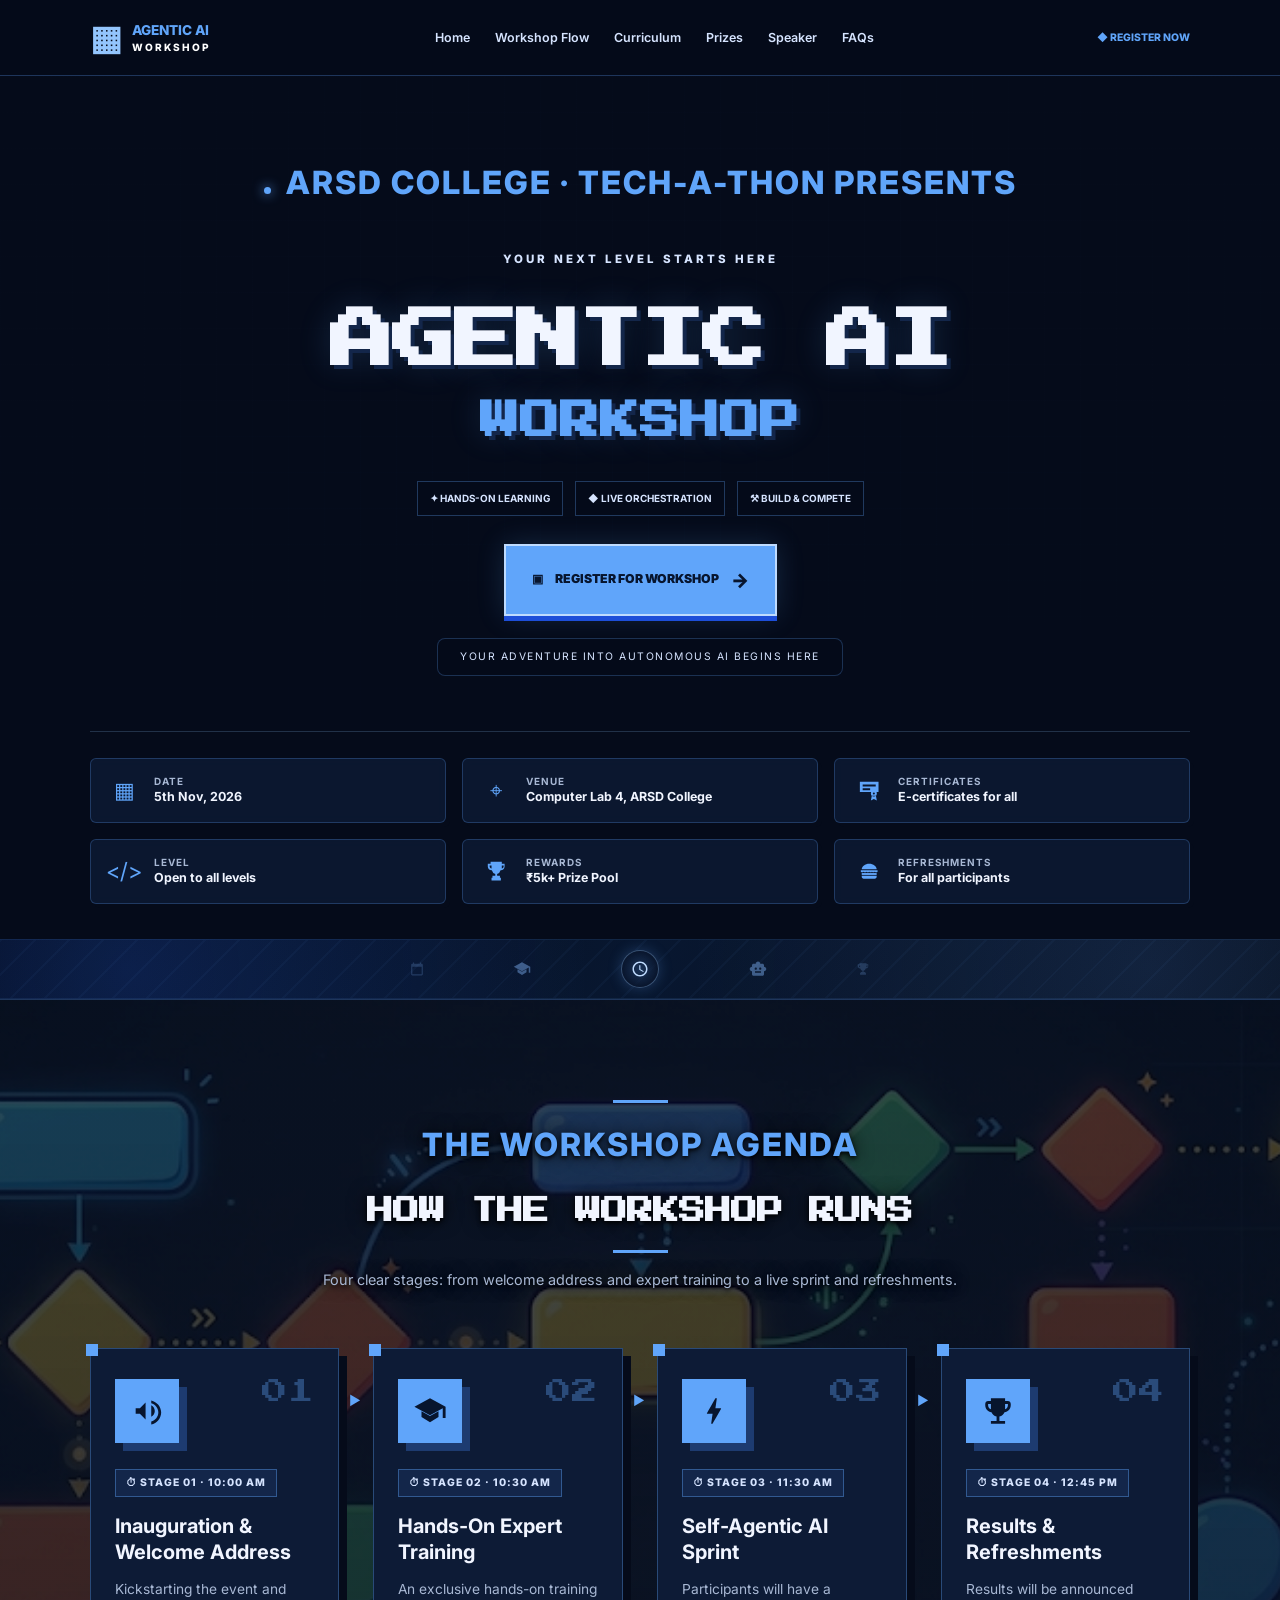
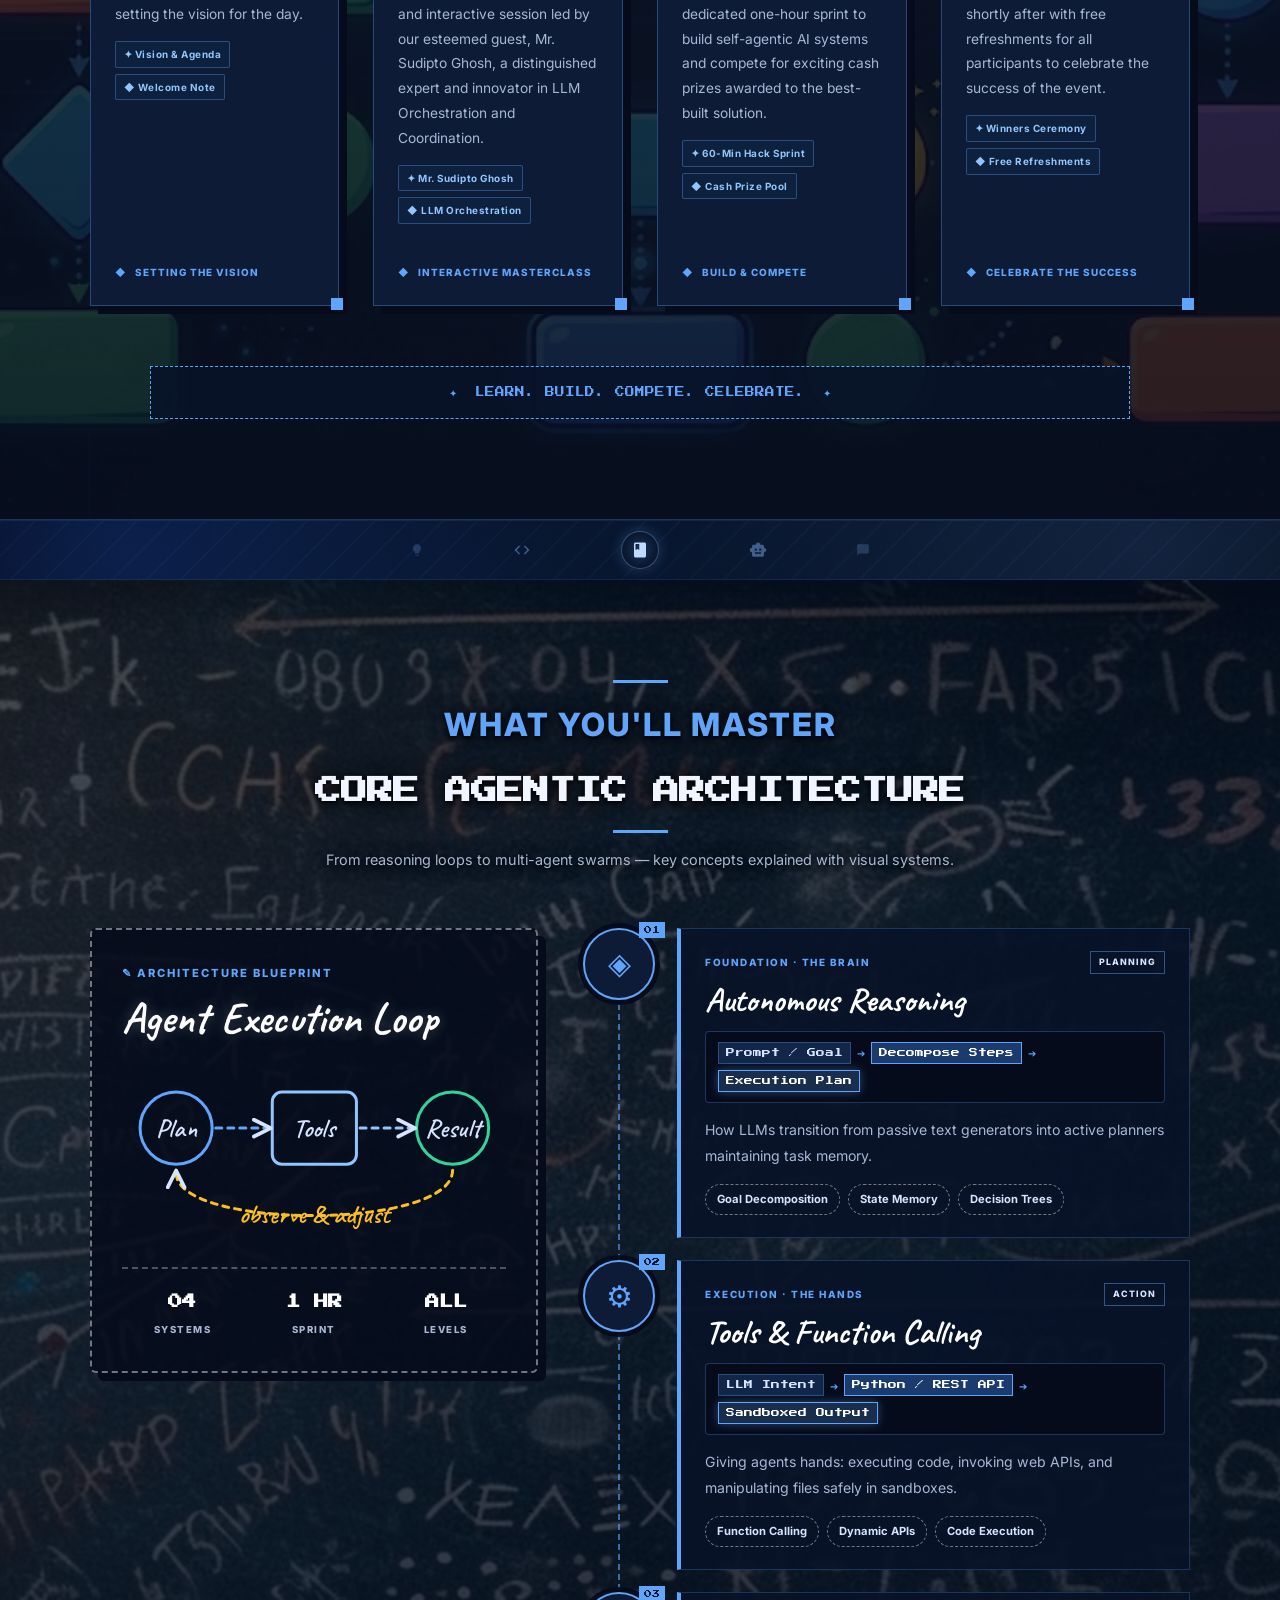
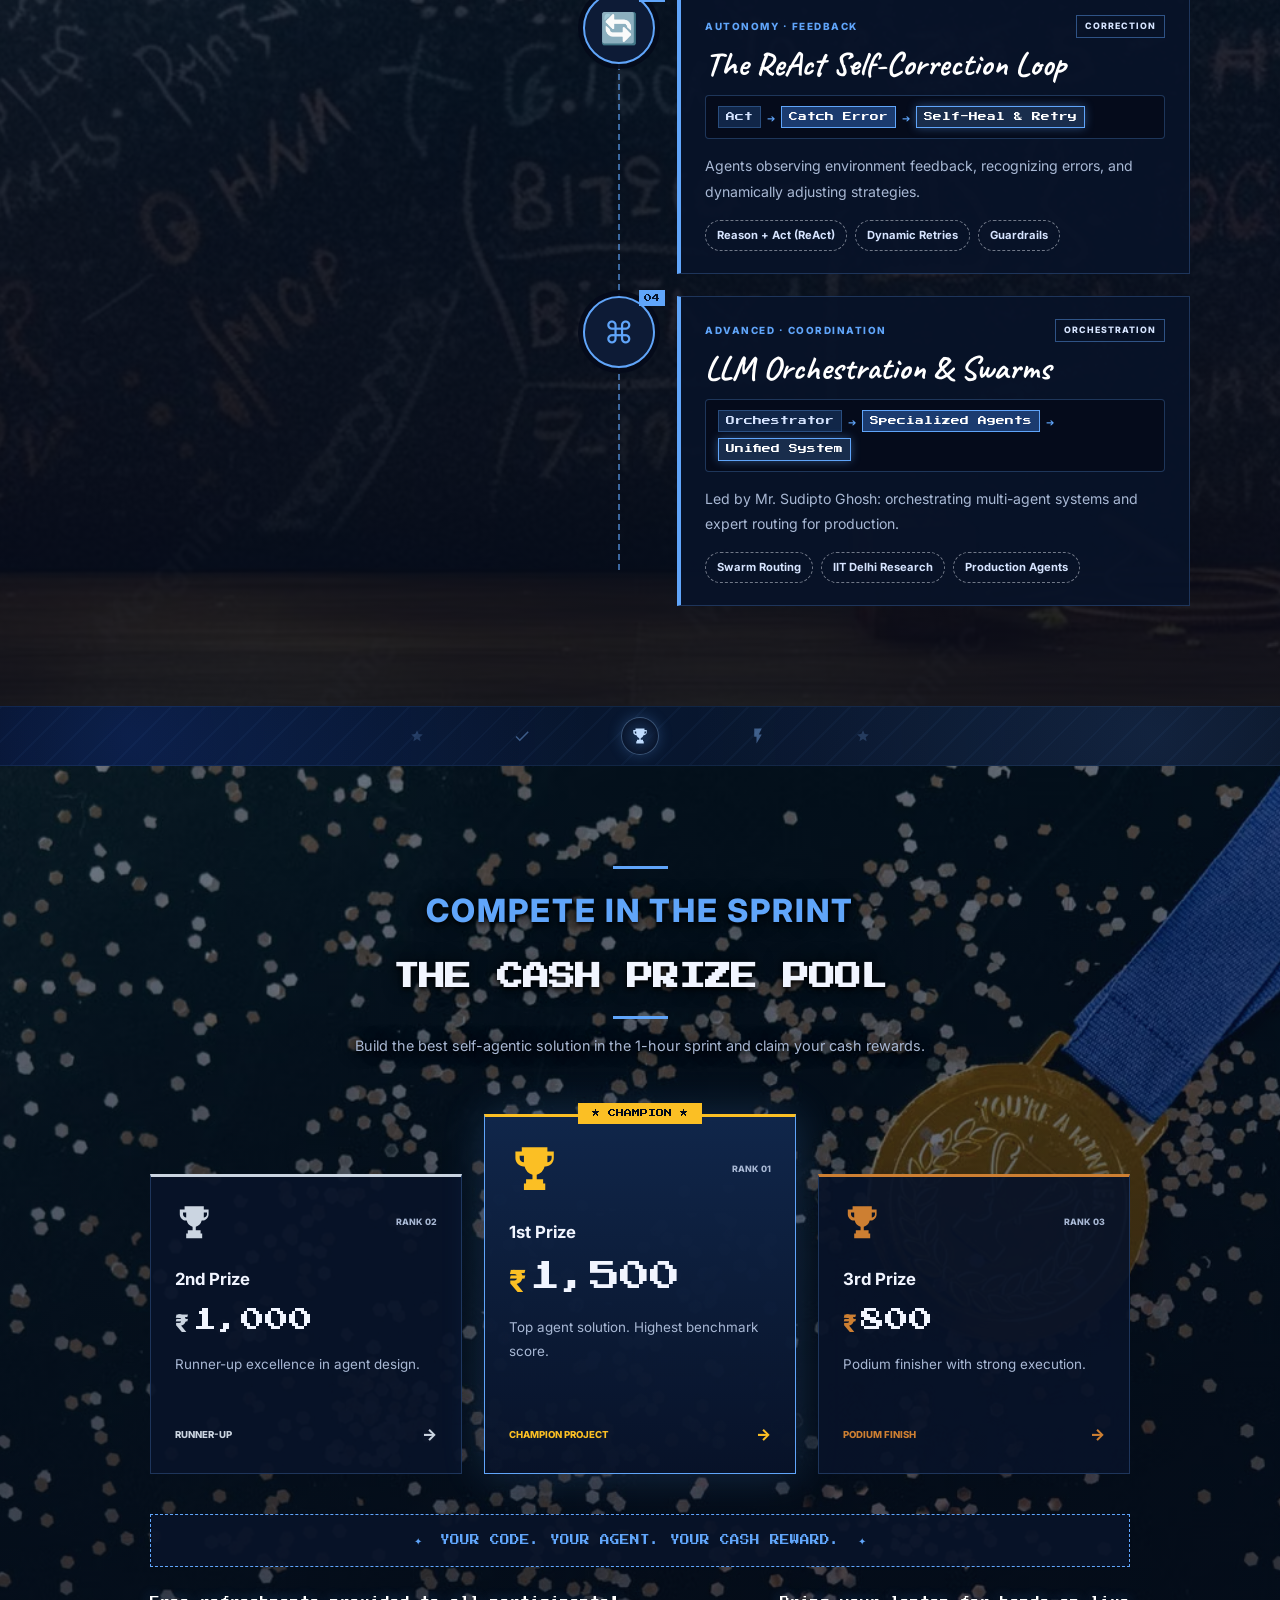
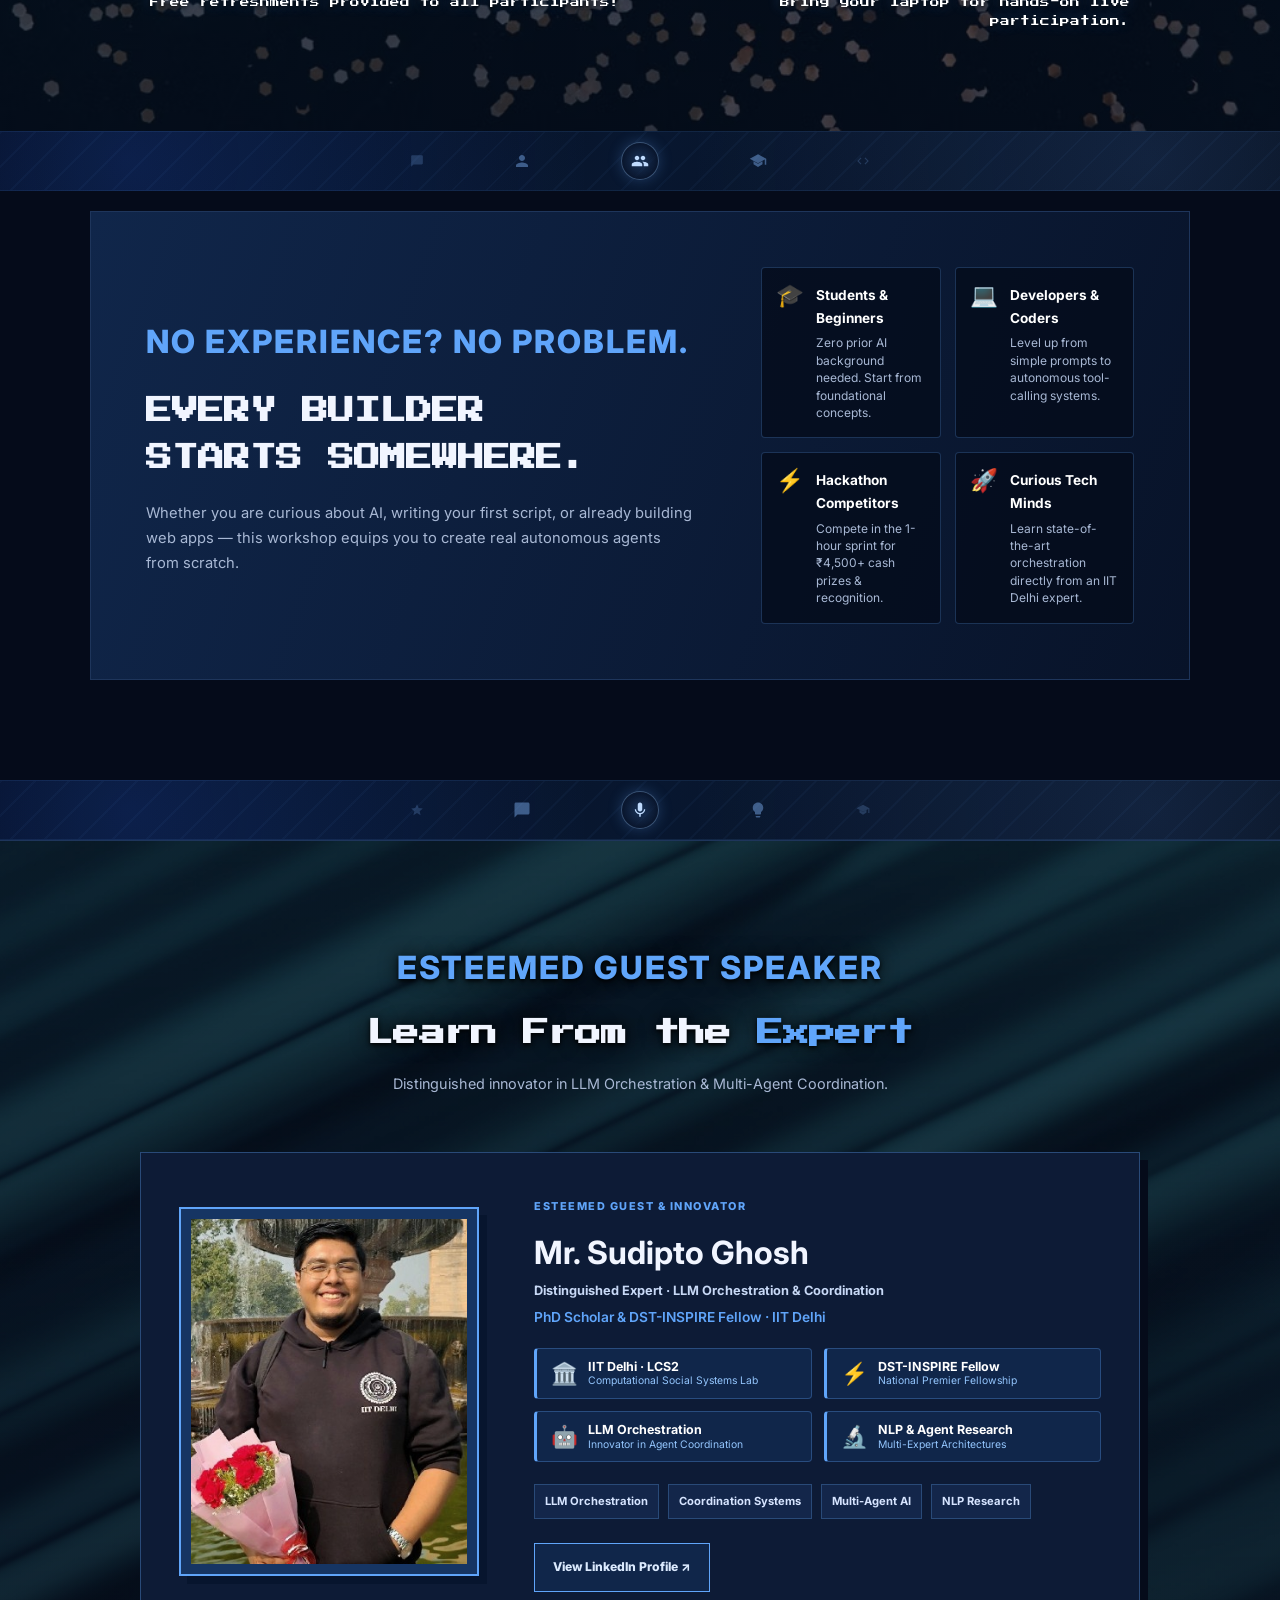
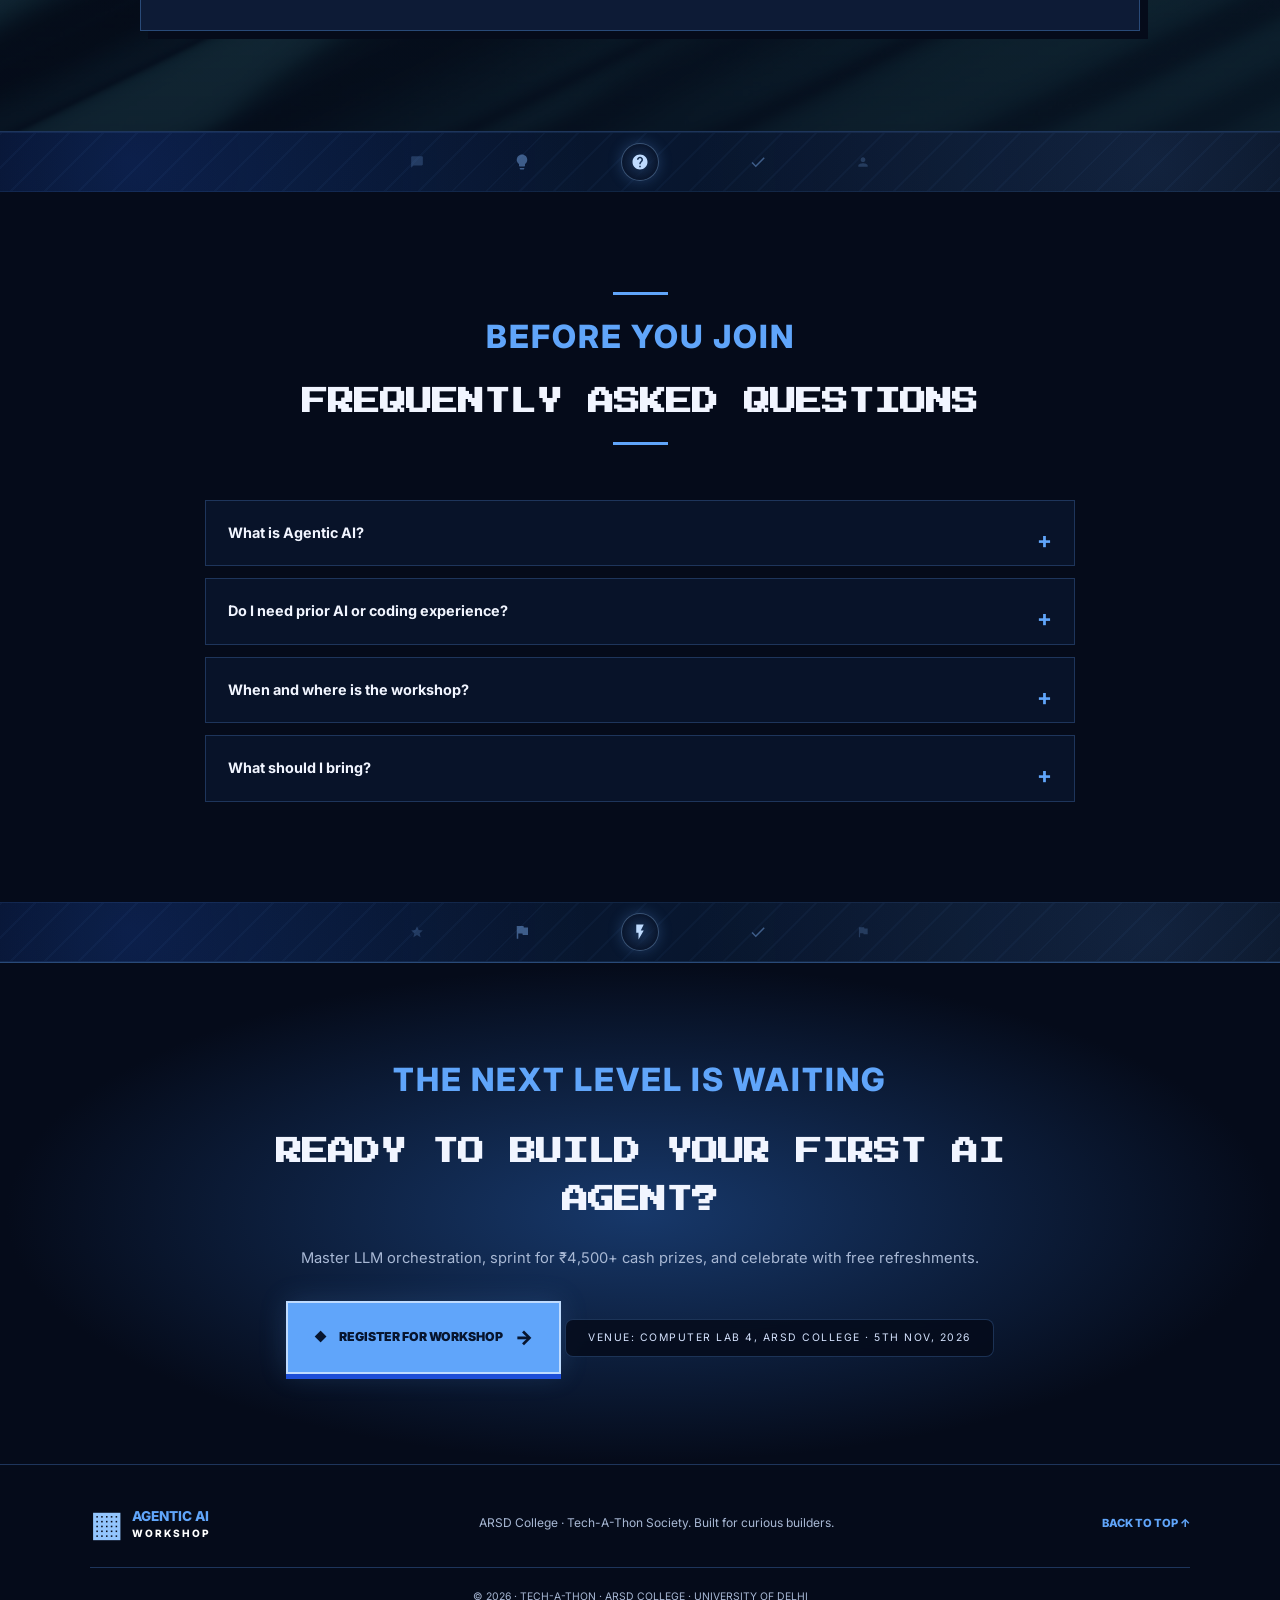
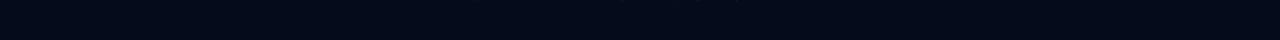
<file: index.html>
<!DOCTYPE html>
<html lang="en">
<head>
  <meta charset="UTF-8">
  <meta name="viewport" content="width=device-width, initial-scale=1.0">
  <meta name="theme-color" content="#050B1A">
  <meta name="description" content="Agentic AI Workshop at ARSD College, University of Delhi. Master LLM Orchestration, build autonomous agents, and compete for cash prizes.">

  <title>Agentic AI Workshop | ARSD College · Tech-A-Thon</title>

  <link rel="stylesheet" href="style.css">

  <link rel="preconnect" href="https://fonts.googleapis.com">
  <link rel="preconnect" href="https://fonts.gstatic.com" crossorigin>
  <link href="https://fonts.googleapis.com/css2?family=Press+Start+2P&family=Inter:wght@400;500;600;700;800&family=Caveat:wght@600;700&display=swap" rel="stylesheet">
</head>

<body>
  <!-- NAVBAR -->
  <header class="navbar">
    <a href="#home" class="brand">
      <span class="brand-icon">▦</span>
      <span>AGENTIC AI<small>WORKSHOP</small></span>
    </a>

    <button class="menu-toggle" id="menuToggle"
      aria-label="Toggle navigation" aria-expanded="false">
      ☰
    </button>

    <nav class="nav-links" id="navLinks">
      <a href="#home">Home</a>
      <a href="#flow">Workshop Flow</a>
      <a href="#learn">Curriculum</a>
      <a href="#prizes">Prizes</a>
      <a href="#speaker">Speaker</a>
      <a href="#faq">FAQs</a>
    </nav>

    <a href="register.html" class="nav-quest">◆ REGISTER NOW</a>
  </header>

  <main>
    <!-- HERO -->
    <section class="hero" id="home">
      <video class="hero-video" autoplay loop muted playsinline>
        <source src="video.mp4" type="video/mp4">
      </video>

      <div class="hero-overlay"></div>

      <div class="hero-content">
        <div class="eyebrow">
          <span class="status-dot"></span>
          ARSD COLLEGE · TECH-A-THON PRESENTS
        </div>

        <p class="hero-kicker">YOUR NEXT LEVEL STARTS HERE</p>

        <h1>
          AGENTIC AI
          <span>WORKSHOP</span>
        </h1>

        <div class="hero-tags">
          <span>✦ HANDS-ON LEARNING</span>
          <span>◆ LIVE ORCHESTRATION</span>
          <span>⚒ BUILD &amp; COMPETE</span>
        </div>

        <a href="register.html" class="btn btn-primary">
          <span>▣</span> REGISTER FOR WORKSHOP
          <span class="btn-arrow">→</span>
        </a>

        <div class="hero-note-wrapper">
          <p class="hero-note">YOUR ADVENTURE INTO AUTONOMOUS AI BEGINS HERE</p>
        </div>
      </div>

      <div class="hero-bottom">
        <div class="event-detail">
          <span class="detail-icon">▦</span>
          <div><small>DATE</small><strong>5th Nov, 2026</strong></div>
        </div>

        <div class="event-detail">
          <span class="detail-icon">⌖</span>
          <div><small>VENUE</small><strong>Computer Lab 4, ARSD College</strong></div>
        </div>

        <div class="event-detail" title="E-Certificates will be provided to all students">
          <span class="detail-icon"><svg class="certificate-icon" viewBox="0 0 24 24" width="1em" height="1em" fill="currentColor" fill-rule="evenodd" aria-hidden="true"><path d="M2 3h20v11H2V3zm3 3v2h14V6H5zm0 4v2h8v-2H5z"/><path d="M17 12.3a3.2 3.2 0 1 0 0 6.4 3.2 3.2 0 0 0 0-6.4zm0 2.1a1.1 1.1 0 1 1 0 2.2 1.1 1.1 0 0 1 0-2.2zM14.8 18l-1 5 3.2-1.6 3.2 1.6-1-5H14.8z"/></svg></span>
          <div><small>CERTIFICATES</small><strong>E-certificates for all</strong></div>
        </div>

        <div class="event-detail">
          <span class="detail-icon">&lt;/&gt;</span>
          <div><small>LEVEL</small><strong>Open to all levels</strong></div>
        </div>

        <div class="event-detail">
          <span class="detail-icon"><svg class="trophy-icon" viewBox="0 0 24 24" width="1em" height="1em" fill="currentColor" aria-hidden="true"><path d="M6 2h12v2h3v3c0 2.2-1.8 4-4 4h-.3A5.5 5.5 0 0 1 13 14.9V17h3v2h1v3H7v-3h1v-2h3v-2.1A5.5 5.5 0 0 1 7.3 11H7C4.8 11 3 9.2 3 7V4h3V2zm0 4H5v1c0 1.1.9 2 2 2V6H6zm12 0v3c1.1 0 2-.9 2-2V6h-2z"/></svg></span>
          <div><small>REWARDS</small><strong>₹5k+ Prize Pool</strong></div>
        </div>

        <div class="event-detail">
          <span class="detail-icon"><svg class="sandwich-icon" viewBox="0 0 24 24" width="1em" height="1em" fill="currentColor" aria-hidden="true"><path d="M4 10c0-3.3 3.6-6 8-6s8 2.7 8 6H4z"/><path d="M3 11h18v1.5c-1 .8-2 .8-3 0c-1 .8-2 .8-3 0c-1 .8-2 .8-3 0c-1 .8-2 .8-3 0c-1 .8-2 .8-3 0c-1 .8-2 .8-3 0z"/><path d="M4 14h16v2H4z"/><path d="M4 17h16v1c0 1.1-.9 2-2 2H6c-1.1 0-2-.9-2-2v-1z"/></svg></span>
          <div><small>REFRESHMENTS</small><strong>For all participants</strong></div>
        </div>
      </div>
    </section>

    <!-- SECTION DIVIDER -->
    <div class="icon-divider" aria-hidden="true">
      <span class="id-icon id-far"><svg viewBox="0 0 24 24" fill="currentColor"><path d="M20 3h-1V1h-2v2H7V1H5v2H4c-1.1 0-2 .9-2 2v16c0 1.1.9 2 2 2h16c1.1 0 2-.9 2-2V5c0-1.1-.9-2-2-2zm0 18H4V8h16v13z"/></svg></span>
      <span class="id-icon id-near"><svg viewBox="0 0 24 24" fill="currentColor"><path d="M12 3 1 9l11 6 9-4.9V17h2V9L12 3zm-6 9.2v4L12 20l6-3.8v-4L12 15.5 6 12.2z"/></svg></span>
      <span class="id-main"><svg viewBox="0 0 24 24" fill="currentColor"><path d="M11.99 2C6.47 2 2 6.48 2 12s4.47 10 9.99 10C17.52 22 22 17.52 22 12S17.52 2 11.99 2zM12 20c-4.42 0-8-3.58-8-8s3.58-8 8-8 8 3.58 8 8-3.58 8-8 8zm.5-13H11v6l5.25 3.15.75-1.23-4.5-2.67z"/></svg></span>
      <span class="id-icon id-near"><svg viewBox="0 0 24 24" fill="currentColor"><path d="M20 9V7c0-1.1-.9-2-2-2h-3c0-1.66-1.34-3-3-3S9 3.34 9 5H6c-1.1 0-2 .9-2 2v2c-1.66 0-3 1.34-3 3s1.34 3 3 3v4c0 1.1.9 2 2 2h12c1.1 0 2-.9 2-2v-4c1.66 0 3-1.34 3-3s-1.34-3-3-3zM7.5 11.5c0-.83.67-1.5 1.5-1.5s1.5.67 1.5 1.5S9.83 13 9 13s-1.5-.67-1.5-1.5zM16 17H8v-2h8v2zm-1-4c-.83 0-1.5-.67-1.5-1.5S14.17 10 15 10s1.5.67 1.5 1.5S15.83 13 15 13z"/></svg></span>
      <span class="id-icon id-far"><svg viewBox="0 0 24 24" fill="currentColor"><path d="M6 2h12v2h3v3c0 2.2-1.8 4-4 4h-.3A5.5 5.5 0 0 1 13 14.9V17h3v2h1v3H7v-3h1v-2h3v-2.1A5.5 5.5 0 0 1 7.3 11H7C4.8 11 3 9.2 3 7V4h3V2zm0 4H5v1c0 1.1.9 2 2 2V6H6zm12 0v3c1.1 0 2-.9 2-2V6h-2z"/></svg></span>
    </div>

    <!-- WORKSHOP FLOW -->
    <section class="section about-section flow-section" id="flow">
      <div class="section-heading">
        <span class="heading-line"></span>
        <p class="eyebrow">THE WORKSHOP AGENDA</p>
        <h2>HOW THE WORKSHOP RUNS</h2>
        <span class="heading-line"></span>
        <p class="section-subtitle" style="max-width: 650px; margin: 0 auto;">
          Four clear stages: from welcome address and expert training to a live sprint and refreshments.
        </p>
      </div>

      <div class="flow-grid">
        <!-- STEP 1: INAUGURATION & WELCOME -->
        <article class="flow-step">
          <div class="flow-top">
            <div class="pixel-orb">
              <svg viewBox="0 0 24 24" fill="currentColor" aria-hidden="true"><path d="M4 10v4h3l4 4V6L7 10H4zm13.5 2c0-1.77-1.02-3.29-2.5-4.03v8.05c1.48-.73 2.5-2.25 2.5-4.02zM15 4.5v2.06c2.89.86 5 3.54 5 6.44s-2.11 5.58-5 6.44v2.06c4.01-.91 7-4.49 7-8.5s-2.99-7.59-7-8.5z"/></svg>
            </div>
            <span class="flow-number">01</span>
          </div>
          <span class="flow-time">⏱ STAGE 01 · 10:00 AM</span>
          <h3>Inauguration &amp; Welcome Address</h3>
          <p>
            Kickstarting the event and setting the vision for the day.
          </p>
          <div class="flow-tags">
            <span>✦ Vision &amp; Agenda</span>
            <span>◆ Welcome Note</span>
          </div>
          <div class="flow-footer"><span>◆</span> SETTING THE VISION</div>
          <span class="flow-arrow" aria-hidden="true">▶</span>
        </article>

        <!-- STEP 2: HANDS-ON TRAINING -->
        <article class="flow-step">
          <div class="flow-top">
            <div class="pixel-orb">
              <svg viewBox="0 0 24 24" fill="currentColor" aria-hidden="true"><path d="M12 3 1 9l11 6 9-4.9V17h2V9L12 3zm-6 9.2v4L12 20l6-3.8v-4L12 15.5 6 12.2z"/></svg>
            </div>
            <span class="flow-number">02</span>
          </div>
          <span class="flow-time">⏱ STAGE 02 · 10:30 AM</span>
          <h3>Hands-On Expert Training</h3>
          <p>
            An exclusive hands-on training and interactive session led by our esteemed guest, Mr. Sudipto Ghosh, a distinguished expert and innovator in LLM Orchestration and Coordination.
          </p>
          <div class="flow-tags">
            <span>✦ Mr. Sudipto Ghosh</span>
            <span>◆ LLM Orchestration</span>
          </div>
          <div class="flow-footer"><span>◆</span> INTERACTIVE MASTERCLASS</div>
          <span class="flow-arrow" aria-hidden="true">▶</span>
        </article>

        <!-- STEP 3: 1-HOUR BUILD SPRINT -->
        <article class="flow-step">
          <div class="flow-top">
            <div class="pixel-orb">
              <svg viewBox="0 0 24 24" fill="currentColor" aria-hidden="true"><path d="M11 21h-1l1-7H7.5c-.58 0-.57-.32-.38-.66.19-.34.05-.08.07-.12C8.48 10.94 10.42 7.54 13 3h1l-1 7h3.5c.49 0 .56.33.47.51l-.07.15C12.96 17.55 11 21 11 21z"/></svg>
            </div>
            <span class="flow-number">03</span>
          </div>
          <span class="flow-time">⏱ STAGE 03 · 11:30 AM</span>
          <h3>Self-Agentic AI Sprint</h3>
          <p>
            Participants will have a dedicated one-hour sprint to build self-agentic AI systems and compete for exciting cash prizes awarded to the best-built solution.
          </p>
          <div class="flow-tags">
            <span>✦ 60-Min Hack Sprint</span>
            <span>◆ Cash Prize Pool</span>
          </div>
          <div class="flow-footer"><span>◆</span> BUILD &amp; COMPETE</div>
          <span class="flow-arrow" aria-hidden="true">▶</span>
        </article>

        <!-- STEP 4: RESULTS & REFRESHMENTS -->
        <article class="flow-step">
          <div class="flow-top">
            <div class="pixel-orb">
              <svg viewBox="0 0 24 24" fill="currentColor" aria-hidden="true"><path d="M19 5h-2V3H7v2H5c-1.1 0-2 .9-2 2v1c0 2.55 1.92 4.63 4.39 4.94A5.01 5.01 0 0 0 11 15.9V19H7v2h10v-2h-4v-3.1a5.01 5.01 0 0 0 3.61-2.96C19.08 12.63 21 10.55 21 8V7c0-1.1-.9-2-2-2zM5 8V7h2v3.82C5.84 10.4 5 9.3 5 8zm14 0c0 1.3-.84 2.4-2 2.82V7h2v1z"/></svg>
            </div>
            <span class="flow-number">04</span>
          </div>
          <span class="flow-time">⏱ STAGE 04 · 12:45 PM</span>
          <h3>Results &amp; Refreshments</h3>
          <p>
            Results will be announced shortly after with free refreshments for all participants to celebrate the success of the event.
          </p>
          <div class="flow-tags">
            <span>✦ Winners Ceremony</span>
            <span>◆ Free Refreshments</span>
          </div>
          <div class="flow-footer"><span>◆</span> CELEBRATE THE SUCCESS</div>
        </article>
      </div>

      <p class="prize-banner flow-banner">
        <span>✦</span> LEARN. BUILD. COMPETE. CELEBRATE. <span>✦</span>
      </p>
    </section>

    <!-- SECTION DIVIDER -->
    <div class="icon-divider" aria-hidden="true">
      <span class="id-icon id-far"><svg viewBox="0 0 24 24" fill="currentColor"><path d="M9 21c0 .55.45 1 1 1h4c.55 0 1-.45 1-1v-1H9v1zm3-19C8.14 2 5 5.14 5 9c0 2.38 1.19 4.47 3 5.74V17c0 .55.45 1 1 1h6c.55 0 1-.45 1-1v-2.26c1.81-1.27 3-3.36 3-5.74 0-3.86-3.14-7-7-7z"/></svg></span>
      <span class="id-icon id-near"><svg viewBox="0 0 24 24" fill="currentColor"><path d="M9.4 16.6L4.8 12l4.6-4.6L8 6l-6 6 6 6 1.4-1.4zm5.2 0l4.6-4.6-4.6-4.6L16 6l6 6-6 6-1.4-1.4z"/></svg></span>
      <span class="id-main"><svg viewBox="0 0 24 24" fill="currentColor"><path d="M18 2H6c-1.1 0-2 .9-2 2v16c0 1.1.9 2 2 2h12c1.1 0 2-.9 2-2V4c0-1.1-.9-2-2-2zM6 4h5v8l-2.5-1.5L6 12V4z"/></svg></span>
      <span class="id-icon id-near"><svg viewBox="0 0 24 24" fill="currentColor"><path d="M20 9V7c0-1.1-.9-2-2-2h-3c0-1.66-1.34-3-3-3S9 3.34 9 5H6c-1.1 0-2 .9-2 2v2c-1.66 0-3 1.34-3 3s1.34 3 3 3v4c0 1.1.9 2 2 2h12c1.1 0 2-.9 2-2v-4c1.66 0 3-1.34 3-3s-1.34-3-3-3zM7.5 11.5c0-.83.67-1.5 1.5-1.5s1.5.67 1.5 1.5S9.83 13 9 13s-1.5-.67-1.5-1.5zM16 17H8v-2h8v2zm-1-4c-.83 0-1.5-.67-1.5-1.5S14.17 10 15 10s1.5.67 1.5 1.5S15.83 13 15 13z"/></svg></span>
      <span class="id-icon id-far"><svg viewBox="0 0 24 24" fill="currentColor"><path d="M20 2H4c-1.1 0-2 .9-2 2v18l4-4h14c1.1 0 2-.9 2-2V4c0-1.1-.9-2-2-2z"/></svg></span>
    </div>

    <!-- WHAT YOU WILL LEARN -->
    <section class="section learn-section" id="learn">
      <div class="section-heading">
        <span class="heading-line"></span>
        <p class="eyebrow">WHAT YOU'LL MASTER</p>
        <h2>CORE AGENTIC ARCHITECTURE</h2>
        <span class="heading-line"></span>
        <p class="section-subtitle">
          From reasoning loops to multi-agent swarms — key concepts explained with visual systems.
        </p>
      </div>

      <div class="learn-layout">
        <!-- CHALKBOARD LESSON PLAN -->
        <aside class="learn-board">
          <p class="board-label">✎ ARCHITECTURE BLUEPRINT</p>
          <h3 class="board-title">Agent Execution Loop</h3>

          <svg class="board-doodle" viewBox="0 0 320 150" fill="none" stroke="currentColor" stroke-width="2.5" stroke-linecap="round" stroke-linejoin="round" aria-hidden="true">
            <defs>
              <marker id="chalkArrow" viewBox="0 0 10 10" refX="8" refY="5" markerWidth="7" markerHeight="7" orient="auto-start-reverse">
                <path d="M1 1 9 5 1 9" fill="none" stroke="currentColor" stroke-width="1.8"/>
              </marker>
            </defs>
            <circle cx="45" cy="55" r="30" stroke="#60A5FA" />
            <rect x="125" y="25" width="70" height="60" rx="8" stroke="#93C5FD" />
            <circle cx="275" cy="55" r="30" stroke="#34D399" />
            <path d="M78 55h44" stroke="#60A5FA" stroke-dasharray="5 5" marker-end="url(#chalkArrow)"/>
            <path d="M198 55h44" stroke="#93C5FD" stroke-dasharray="5 5" marker-end="url(#chalkArrow)"/>
            <path d="M275 90C275 140 45 140 45 92" stroke="#FBBF24" stroke-dasharray="5 5" marker-end="url(#chalkArrow)"/>
            <g fill="currentColor" stroke="none" text-anchor="middle">
              <text x="45" y="62">Plan</text>
              <text x="160" y="62">Tools</text>
              <text x="275" y="62">Result</text>
              <text x="160" y="134" fill="#FBBF24">observe &amp; adjust</text>
            </g>
          </svg>

          <ul class="board-stats">
            <li><strong>04</strong><span>SYSTEMS</span></li>
            <li><strong>1 HR</strong><span>SPRINT</span></li>
            <li><strong>ALL</strong><span>LEVELS</span></li>
          </ul>
        </aside>

        <!-- TOPIC LIST WITH GRAPHICS -->
        <div class="learn-list">

          <!-- MODULE 01 -->
          <article class="learn-row">
            <div class="row-icon">◈<small>01</small></div>
            <div class="row-body">
              <div class="row-head">
                <span class="row-kicker">FOUNDATION · THE BRAIN</span>
                <span class="row-tag">PLANNING</span>
              </div>
              <h3>Autonomous Reasoning</h3>
              
              <div class="concept-visual">
                <div class="visual-flow">
                  <span class="vf-node vf-dim">Prompt / Goal</span>
                  <span class="vf-arrow">➔</span>
                  <span class="vf-node vf-active">Decompose Steps</span>
                  <span class="vf-arrow">➔</span>
                  <span class="vf-node vf-glow">Execution Plan</span>
                </div>
              </div>

              <p>
                How LLMs transition from passive text generators into active planners maintaining task memory.
              </p>
              
              <ul class="row-chips">
                <li>Goal Decomposition</li>
                <li>State Memory</li>
                <li>Decision Trees</li>
              </ul>
            </div>
          </article>

          <!-- MODULE 02 -->
          <article class="learn-row">
            <div class="row-icon">⚙<small>02</small></div>
            <div class="row-body">
              <div class="row-head">
                <span class="row-kicker">EXECUTION · THE HANDS</span>
                <span class="row-tag">ACTION</span>
              </div>
              <h3>Tools &amp; Function Calling</h3>
              
              <div class="concept-visual">
                <div class="visual-flow">
                  <span class="vf-node vf-dim">LLM Intent</span>
                  <span class="vf-arrow">➔</span>
                  <span class="vf-node vf-active">Python / REST API</span>
                  <span class="vf-arrow">➔</span>
                  <span class="vf-node vf-glow">Sandboxed Output</span>
                </div>
              </div>

              <p>
                Giving agents hands: executing code, invoking web APIs, and manipulating files safely in sandboxes.
              </p>
              
              <ul class="row-chips">
                <li>Function Calling</li>
                <li>Dynamic APIs</li>
                <li>Code Execution</li>
              </ul>
            </div>
          </article>

          <!-- MODULE 03 -->
          <article class="learn-row">
            <div class="row-icon">🔄<small>03</small></div>
            <div class="row-body">
              <div class="row-head">
                <span class="row-kicker">AUTONOMY · FEEDBACK</span>
                <span class="row-tag">CORRECTION</span>
              </div>
              <h3>The ReAct Self-Correction Loop</h3>
              
              <div class="concept-visual">
                <div class="visual-flow">
                  <span class="vf-node vf-dim">Act</span>
                  <span class="vf-arrow">➔</span>
                  <span class="vf-node vf-active">Catch Error</span>
                  <span class="vf-arrow">➔</span>
                  <span class="vf-node vf-glow">Self-Heal &amp; Retry</span>
                </div>
              </div>

              <p>
                Agents observing environment feedback, recognizing errors, and dynamically adjusting strategies.
              </p>
              
              <ul class="row-chips">
                <li>Reason + Act (ReAct)</li>
                <li>Dynamic Retries</li>
                <li>Guardrails</li>
              </ul>
            </div>
          </article>

          <!-- MODULE 04 -->
          <article class="learn-row">
            <div class="row-icon">⌘<small>04</small></div>
            <div class="row-body">
              <div class="row-head">
                <span class="row-kicker">ADVANCED · COORDINATION</span>
                <span class="row-tag">ORCHESTRATION</span>
              </div>
              <h3>LLM Orchestration &amp; Swarms</h3>
              
              <div class="concept-visual">
                <div class="visual-flow">
                  <span class="vf-node vf-dim">Orchestrator</span>
                  <span class="vf-arrow">➔</span>
                  <span class="vf-node vf-active">Specialized Agents</span>
                  <span class="vf-arrow">➔</span>
                  <span class="vf-node vf-glow">Unified System</span>
                </div>
              </div>

              <p>
                Led by Mr. Sudipto Ghosh: orchestrating multi-agent systems and expert routing for production.
              </p>
              
              <ul class="row-chips">
                <li>Swarm Routing</li>
                <li>IIT Delhi Research</li>
                <li>Production Agents</li>
              </ul>
            </div>
          </article>

        </div>
      </div>
    </section>

    <!-- SECTION DIVIDER -->
    <div class="icon-divider" aria-hidden="true">
      <span class="id-icon id-far"><svg viewBox="0 0 24 24" fill="currentColor"><path d="M12 17.27L18.18 21l-1.64-7.03L22 9.24l-7.19-.61L12 2 9.19 8.63 2 9.24l5.46 4.73L5.82 21z"/></svg></span>
      <span class="id-icon id-near"><svg viewBox="0 0 24 24" fill="currentColor"><path d="M9 16.17L4.83 12l-1.42 1.41L9 19 21 7l-1.41-1.41z"/></svg></span>
      <span class="id-main"><svg viewBox="0 0 24 24" fill="currentColor"><path d="M6 2h12v2h3v3c0 2.2-1.8 4-4 4h-.3A5.5 5.5 0 0 1 13 14.9V17h3v2h1v3H7v-3h1v-2h3v-2.1A5.5 5.5 0 0 1 7.3 11H7C4.8 11 3 9.2 3 7V4h3V2zm0 4H5v1c0 1.1.9 2 2 2V6H6zm12 0v3c1.1 0 2-.9 2-2V6h-2z"/></svg></span>
      <span class="id-icon id-near"><svg viewBox="0 0 24 24" fill="currentColor"><path d="M7 2v11h3v9l7-12h-4l4-8z"/></svg></span>
      <span class="id-icon id-far"><svg viewBox="0 0 24 24" fill="currentColor"><path d="M12 17.27L18.18 21l-1.64-7.03L22 9.24l-7.19-.61L12 2 9.19 8.63 2 9.24l5.46 4.73L5.82 21z"/></svg></span>
    </div>

    <!-- PRIZES -->
    <section class="section prizes-section" id="prizes">
      <div class="section-heading">
        <span class="heading-line"></span>
        <p class="eyebrow">COMPETE IN THE SPRINT</p>
        <h2>THE CASH PRIZE POOL</h2>
        <span class="heading-line"></span>
        <p class="section-subtitle">
          Build the best self-agentic solution in the 1-hour sprint and claim your cash rewards.
        </p>
      </div>

      <div class="prize-grid">
        <article class="prize-card prize-first">
          <span class="prize-ribbon">★ CHAMPION ★</span>
          <div class="prize-top">
            <span class="prize-icon"><svg class="prize-trophy" viewBox="0 0 24 24" fill="currentColor" aria-hidden="true"><path d="M6 2h12v2h3v3c0 2.2-1.8 4-4 4h-.3A5.5 5.5 0 0 1 13 14.9V17h3v2h1v3H7v-3h1v-2h3v-2.1A5.5 5.5 0 0 1 7.3 11H7C4.8 11 3 9.2 3 7V4h3V2zm0 4H5v1c0 1.1.9 2 2 2V6H6zm12 0v3c1.1 0 2-.9 2-2V6h-2z"/></svg></span>
            <span class="level-tag">RANK 01</span>
          </div>
          <h3>1st Prize</h3>
          <p class="prize-amount"><span>₹</span>1,500</p>
          <p class="prize-phrase">Top agent solution. Highest benchmark score.</p>
          <div class="card-footer">CHAMPION PROJECT <span>→</span></div>
        </article>

        <article class="prize-card prize-second">
          <div class="prize-top">
            <span class="prize-icon"><svg class="prize-trophy" viewBox="0 0 24 24" fill="currentColor" aria-hidden="true"><path d="M6 2h12v2h3v3c0 2.2-1.8 4-4 4h-.3A5.5 5.5 0 0 1 13 14.9V17h3v2h1v3H7v-3h1v-2h3v-2.1A5.5 5.5 0 0 1 7.3 11H7C4.8 11 3 9.2 3 7V4h3V2zm0 4H5v1c0 1.1.9 2 2 2V6H6zm12 0v3c1.1 0 2-.9 2-2V6h-2z"/></svg></span>
            <span class="level-tag">RANK 02</span>
          </div>
          <h3>2nd Prize</h3>
          <p class="prize-amount"><span>₹</span>1,000</p>
          <p class="prize-phrase">Runner-up excellence in agent design.</p>
          <div class="card-footer">RUNNER-UP <span>→</span></div>
        </article>

        <article class="prize-card prize-third">
          <div class="prize-top">
            <span class="prize-icon"><svg class="prize-trophy" viewBox="0 0 24 24" fill="currentColor" aria-hidden="true"><path d="M6 2h12v2h3v3c0 2.2-1.8 4-4 4h-.3A5.5 5.5 0 0 1 13 14.9V17h3v2h1v3H7v-3h1v-2h3v-2.1A5.5 5.5 0 0 1 7.3 11H7C4.8 11 3 9.2 3 7V4h3V2zm0 4H5v1c0 1.1.9 2 2 2V6H6zm12 0v3c1.1 0 2-.9 2-2V6h-2z"/></svg></span>
            <span class="level-tag">RANK 03</span>
          </div>
          <h3>3rd Prize</h3>
          <p class="prize-amount"><span>₹</span>800</p>
          <p class="prize-phrase">Podium finisher with strong execution.</p>
          <div class="card-footer">PODIUM FINISH <span>→</span></div>
        </article>
      </div>

      <p class="prize-banner">
        <span>✦</span> YOUR CODE. YOUR AGENT. YOUR CASH REWARD. <span>✦</span>
      </p>

      <div class="prize-notes">
        <p class="prize-note prize-note-left">Free refreshments provided to all participants!</p>
        <p class="prize-note prize-note-right">Bring your laptop for hands-on live participation.</p>
      </div>
    </section>

    <!-- SECTION DIVIDER -->
    <div class="icon-divider" aria-hidden="true">
      <span class="id-icon id-far"><svg viewBox="0 0 24 24" fill="currentColor"><path d="M20 2H4c-1.1 0-2 .9-2 2v18l4-4h14c1.1 0 2-.9 2-2V4c0-1.1-.9-2-2-2z"/></svg></span>
      <span class="id-icon id-near"><svg viewBox="0 0 24 24" fill="currentColor"><path d="M12 12c2.21 0 4-1.79 4-4s-1.79-4-4-4-4 1.79-4 4 1.79 4 4 4zm0 2c-2.67 0-8 1.34-8 4v2h16v-2c0-2.66-5.33-4-8-4z"/></svg></span>
      <span class="id-main"><svg viewBox="0 0 24 24" fill="currentColor"><path d="M16 11c1.66 0 2.99-1.34 2.99-3S17.66 5 16 5c-1.66 0-3 1.34-3 3s1.34 3 3 3zm-8 0c1.66 0 2.99-1.34 2.99-3S9.66 5 8 5C6.34 5 5 6.34 5 8s1.34 3 3 3zm0 2c-2.33 0-7 1.17-7 3.5V19h14v-2.5c0-2.33-4.67-3.5-7-3.5zm8 0c-.29 0-.62.02-.97.05 1.16.84 1.97 1.97 1.97 3.45V19h6v-2.5c0-2.33-4.67-3.5-7-3.5z"/></svg></span>
      <span class="id-icon id-near"><svg viewBox="0 0 24 24" fill="currentColor"><path d="M12 3 1 9l11 6 9-4.9V17h2V9L12 3zm-6 9.2v4L12 20l6-3.8v-4L12 15.5 6 12.2z"/></svg></span>
      <span class="id-icon id-far"><svg viewBox="0 0 24 24" fill="currentColor"><path d="M9.4 16.6L4.8 12l4.6-4.6L8 6l-6 6 6 6 1.4-1.4zm5.2 0l4.6-4.6-4.6-4.6L16 6l6 6-6 6-1.4-1.4z"/></svg></span>
    </div>

    <!-- WHO SHOULD ATTEND -->
    <section class="section audience-section">
      <div class="audience-panel">
        <div>
          <p class="eyebrow">NO EXPERIENCE? NO PROBLEM.</p>
          <h2>EVERY BUILDER<br>STARTS SOMEWHERE.</h2>
          <p>
            Whether you are curious about AI, writing your first script, or already building web apps — this workshop equips you to create real autonomous agents from scratch.
          </p>
        </div>

        <div class="audience-grid">
          <div class="audience-card">
            <span class="aud-icon">🎓</span>
            <div>
              <strong>Students &amp; Beginners</strong>
              <small>Zero prior AI background needed. Start from foundational concepts.</small>
            </div>
          </div>
          <div class="audience-card">
            <span class="aud-icon">💻</span>
            <div>
              <strong>Developers &amp; Coders</strong>
              <small>Level up from simple prompts to autonomous tool-calling systems.</small>
            </div>
          </div>
          <div class="audience-card">
            <span class="aud-icon">⚡</span>
            <div>
              <strong>Hackathon Competitors</strong>
              <small>Compete in the 1-hour sprint for ₹4,500+ cash prizes &amp; recognition.</small>
            </div>
          </div>
          <div class="audience-card">
            <span class="aud-icon">🚀</span>
            <div>
              <strong>Curious Tech Minds</strong>
              <small>Learn state-of-the-art orchestration directly from an IIT Delhi expert.</small>
            </div>
          </div>
        </div>
      </div>
    </section>

    <!-- SECTION DIVIDER -->
    <div class="icon-divider" aria-hidden="true">
      <span class="id-icon id-far"><svg viewBox="0 0 24 24" fill="currentColor"><path d="M12 17.27L18.18 21l-1.64-7.03L22 9.24l-7.19-.61L12 2 9.19 8.63 2 9.24l5.46 4.73L5.82 21z"/></svg></span>
      <span class="id-icon id-near"><svg viewBox="0 0 24 24" fill="currentColor"><path d="M20 2H4c-1.1 0-2 .9-2 2v18l4-4h14c1.1 0 2-.9 2-2V4c0-1.1-.9-2-2-2z"/></svg></span>
      <span class="id-main"><svg viewBox="0 0 24 24" fill="currentColor"><path d="M12 14c1.66 0 2.99-1.34 2.99-3L15 5c0-1.66-1.34-3-3-3S9 3.34 9 5v6c0 1.66 1.34 3 3 3zm5.3-3c0 3-2.54 5.1-5.3 5.1S6.7 14 6.7 11H5c0 3.41 2.72 6.23 6 6.72V21h2v-3.28c3.28-.48 6-3.3 6-6.72h-1.7z"/></svg></span>
      <span class="id-icon id-near"><svg viewBox="0 0 24 24" fill="currentColor"><path d="M9 21c0 .55.45 1 1 1h4c.55 0 1-.45 1-1v-1H9v1zm3-19C8.14 2 5 5.14 5 9c0 2.38 1.19 4.47 3 5.74V17c0 .55.45 1 1 1h6c.55 0 1-.45 1-1v-2.26c1.81-1.27 3-3.36 3-5.74 0-3.86-3.14-7-7-7z"/></svg></span>
      <span class="id-icon id-far"><svg viewBox="0 0 24 24" fill="currentColor"><path d="M12 3 1 9l11 6 9-4.9V17h2V9L12 3zm-6 9.2v4L12 20l6-3.8v-4L12 15.5 6 12.2z"/></svg></span>
    </div>

    <!-- SPEAKER -->
    <section class="speaker section" id="speaker">
      <div class="container">
        <div class="section-heading">
          <span class="eyebrow">ESTEEMED GUEST SPEAKER</span>
          <h2>Learn From the <span>Expert</span></h2>
          <p>Distinguished innovator in LLM Orchestration &amp; Multi-Agent Coordination.</p>
        </div>

        <div class="speaker-card">
          <div class="speaker-image">
            <img
              src="sudipto.jpg"
              alt="Mr. Sudipto Ghosh, Innovator in LLM Orchestration and Coordination"
              loading="lazy"
            />
          </div>

          <div class="speaker-info">
            <span class="speaker-label">ESTEEMED GUEST &amp; INNOVATOR</span>
            <h3>Mr. Sudipto Ghosh</h3>
            <p class="speaker-role">
              Distinguished Expert · LLM Orchestration &amp; Coordination
            </p>
            <p class="speaker-affiliation">
              PhD Scholar &amp; DST-INSPIRE Fellow · IIT Delhi
            </p>

            <div class="speaker-credential-grid">
              <div class="cred-pill">
                <span class="cred-icon">🏛️</span>
                <div>
                  <strong>IIT Delhi · LCS2</strong>
                  <small>Computational Social Systems Lab</small>
                </div>
              </div>
              <div class="cred-pill">
                <span class="cred-icon">⚡</span>
                <div>
                  <strong>DST-INSPIRE Fellow</strong>
                  <small>National Premier Fellowship</small>
                </div>
              </div>
              <div class="cred-pill">
                <span class="cred-icon">🤖</span>
                <div>
                  <strong>LLM Orchestration</strong>
                  <small>Innovator in Agent Coordination</small>
                </div>
              </div>
              <div class="cred-pill">
                <span class="cred-icon">🔬</span>
                <div>
                  <strong>NLP &amp; Agent Research</strong>
                  <small>Multi-Expert Architectures</small>
                </div>
              </div>
            </div>

            <div class="speaker-tags">
              <span>LLM Orchestration</span>
              <span>Coordination Systems</span>
              <span>Multi-Agent AI</span>
              <span>NLP Research</span>
            </div>

            <a
              href="https://www.linkedin.com/in/sudiptoghosh99/"
              class="btn btn-secondary"
              target="_blank"
              rel="noopener noreferrer"
            >
              View LinkedIn Profile ↗
            </a>
          </div>
        </div>
      </div>
    </section>

    <!-- SECTION DIVIDER -->
    <div class="icon-divider" aria-hidden="true">
      <span class="id-icon id-far"><svg viewBox="0 0 24 24" fill="currentColor"><path d="M20 2H4c-1.1 0-2 .9-2 2v18l4-4h14c1.1 0 2-.9 2-2V4c0-1.1-.9-2-2-2z"/></svg></span>
      <span class="id-icon id-near"><svg viewBox="0 0 24 24" fill="currentColor"><path d="M9 21c0 .55.45 1 1 1h4c.55 0 1-.45 1-1v-1H9v1zm3-19C8.14 2 5 5.14 5 9c0 2.38 1.19 4.47 3 5.74V17c0 .55.45 1 1 1h6c.55 0 1-.45 1-1v-2.26c1.81-1.27 3-3.36 3-5.74 0-3.86-3.14-7-7-7z"/></svg></span>
      <span class="id-main"><svg viewBox="0 0 24 24" fill="currentColor"><path d="M12 2C6.48 2 2 6.48 2 12s4.48 10 10 10 10-4.48 10-10S17.52 2 12 2zm1 17h-2v-2h2v2zm2.07-7.75l-.9.92C13.45 12.9 13 13.5 13 15h-2v-.5c0-1.1.45-2.1 1.17-2.83l1.24-1.26c.37-.36.59-.86.59-1.41 0-1.1-.9-2-2-2s-2 .9-2 2H8c0-2.21 1.79-4 4-4s4 1.79 4 4c0 .88-.36 1.68-.93 2.25z"/></svg></span>
      <span class="id-icon id-near"><svg viewBox="0 0 24 24" fill="currentColor"><path d="M9 16.17L4.83 12l-1.42 1.41L9 19 21 7l-1.41-1.41z"/></svg></span>
      <span class="id-icon id-far"><svg viewBox="0 0 24 24" fill="currentColor"><path d="M12 12c2.21 0 4-1.79 4-4s-1.79-4-4-4-4 1.79-4 4 1.79 4 4 4zm0 2c-2.67 0-8 1.34-8 4v2h16v-2c0-2.66-5.33-4-8-4z"/></svg></span>
    </div>

    <!-- FAQ -->
    <section class="section faq-section" id="faq">
      <div class="section-heading">
        <span class="heading-line"></span>
        <p class="eyebrow">BEFORE YOU JOIN</p>
        <h2>FREQUENTLY ASKED QUESTIONS</h2>
        <span class="heading-line"></span>
      </div>

      <div class="faq-list">
        <details class="faq-item">
          <summary>What is Agentic AI?</summary>
          <p>
            Agentic AI systems go beyond simple text chat. They can plan sequential actions, use tools (APIs, code interpreters, web access), and self-correct to accomplish goals autonomously.
          </p>
        </details>

        <details class="faq-item">
          <summary>Do I need prior AI or coding experience?</summary>
          <p>
            No prior AI experience is required. The workshop introduces concepts from scratch and walks you through real-world implementations step-by-step.
          </p>
        </details>

        <details class="faq-item">
          <summary>When and where is the workshop?</summary>
          <p>
            The workshop takes place in Computer Lab 4 of ARSD College on 5th November, 2026, starting at 10:00 a.m. onwards.
          </p>
        </details>

        <details class="faq-item">
          <summary>What should I bring?</summary>
          <p>
            Please bring your laptop and charger so you can participate actively in the live hands-on session and the 1-hour build sprint. Free refreshments will be provided for all participants!
          </p>
        </details>
      </div>
    </section>

    <!-- SECTION DIVIDER -->
    <div class="icon-divider" aria-hidden="true">
      <span class="id-icon id-far"><svg viewBox="0 0 24 24" fill="currentColor"><path d="M12 17.27L18.18 21l-1.64-7.03L22 9.24l-7.19-.61L12 2 9.19 8.63 2 9.24l5.46 4.73L5.82 21z"/></svg></span>
      <span class="id-icon id-near"><svg viewBox="0 0 24 24" fill="currentColor"><path d="M14.4 6L14 4H5v17h2v-7h5.6l.4 2h7V6z"/></svg></span>
      <span class="id-main"><svg viewBox="0 0 24 24" fill="currentColor"><path d="M7 2v11h3v9l7-12h-4l4-8z"/></svg></span>
      <span class="id-icon id-near"><svg viewBox="0 0 24 24" fill="currentColor"><path d="M9 16.17L4.83 12l-1.42 1.41L9 19 21 7l-1.41-1.41z"/></svg></span>
      <span class="id-icon id-far"><svg viewBox="0 0 24 24" fill="currentColor"><path d="M14.4 6L14 4H5v17h2v-7h5.6l.4 2h7V6z"/></svg></span>
    </div>

    <!-- FINAL CALL TO ACTION -->
    <section class="final-cta">
      <p class="eyebrow">THE NEXT LEVEL IS WAITING</p>
      <h2>READY TO BUILD YOUR FIRST AI AGENT?</h2>
      <p>Master LLM orchestration, sprint for ₹4,500+ cash prizes, and celebrate with free refreshments.</p>
      <a href="register.html" class="btn btn-primary">
        <span>◆</span> REGISTER FOR WORKSHOP <span class="btn-arrow">→</span>
      </a>
      <p class="hero-note">VENUE: COMPUTER LAB 4, ARSD COLLEGE · 5TH NOV, 2026</p>
    </section>
  </main>

  <!-- FOOTER -->
  <footer class="footer">
    <a href="#home" class="brand">
      <span class="brand-icon">▦</span>
      <span>AGENTIC AI<small>WORKSHOP</small></span>
    </a>

    <p>ARSD College · Tech-A-Thon Society. Built for curious builders.</p>
    <a href="#home" class="back-top">BACK TO TOP ↑</a>
    <p class="copyright">© 2026 · TECH-A-THON · ARSD COLLEGE · UNIVERSITY OF DELHI</p>
  </footer>

  <script src="script.js"></script>
</body>
</html>
</file>
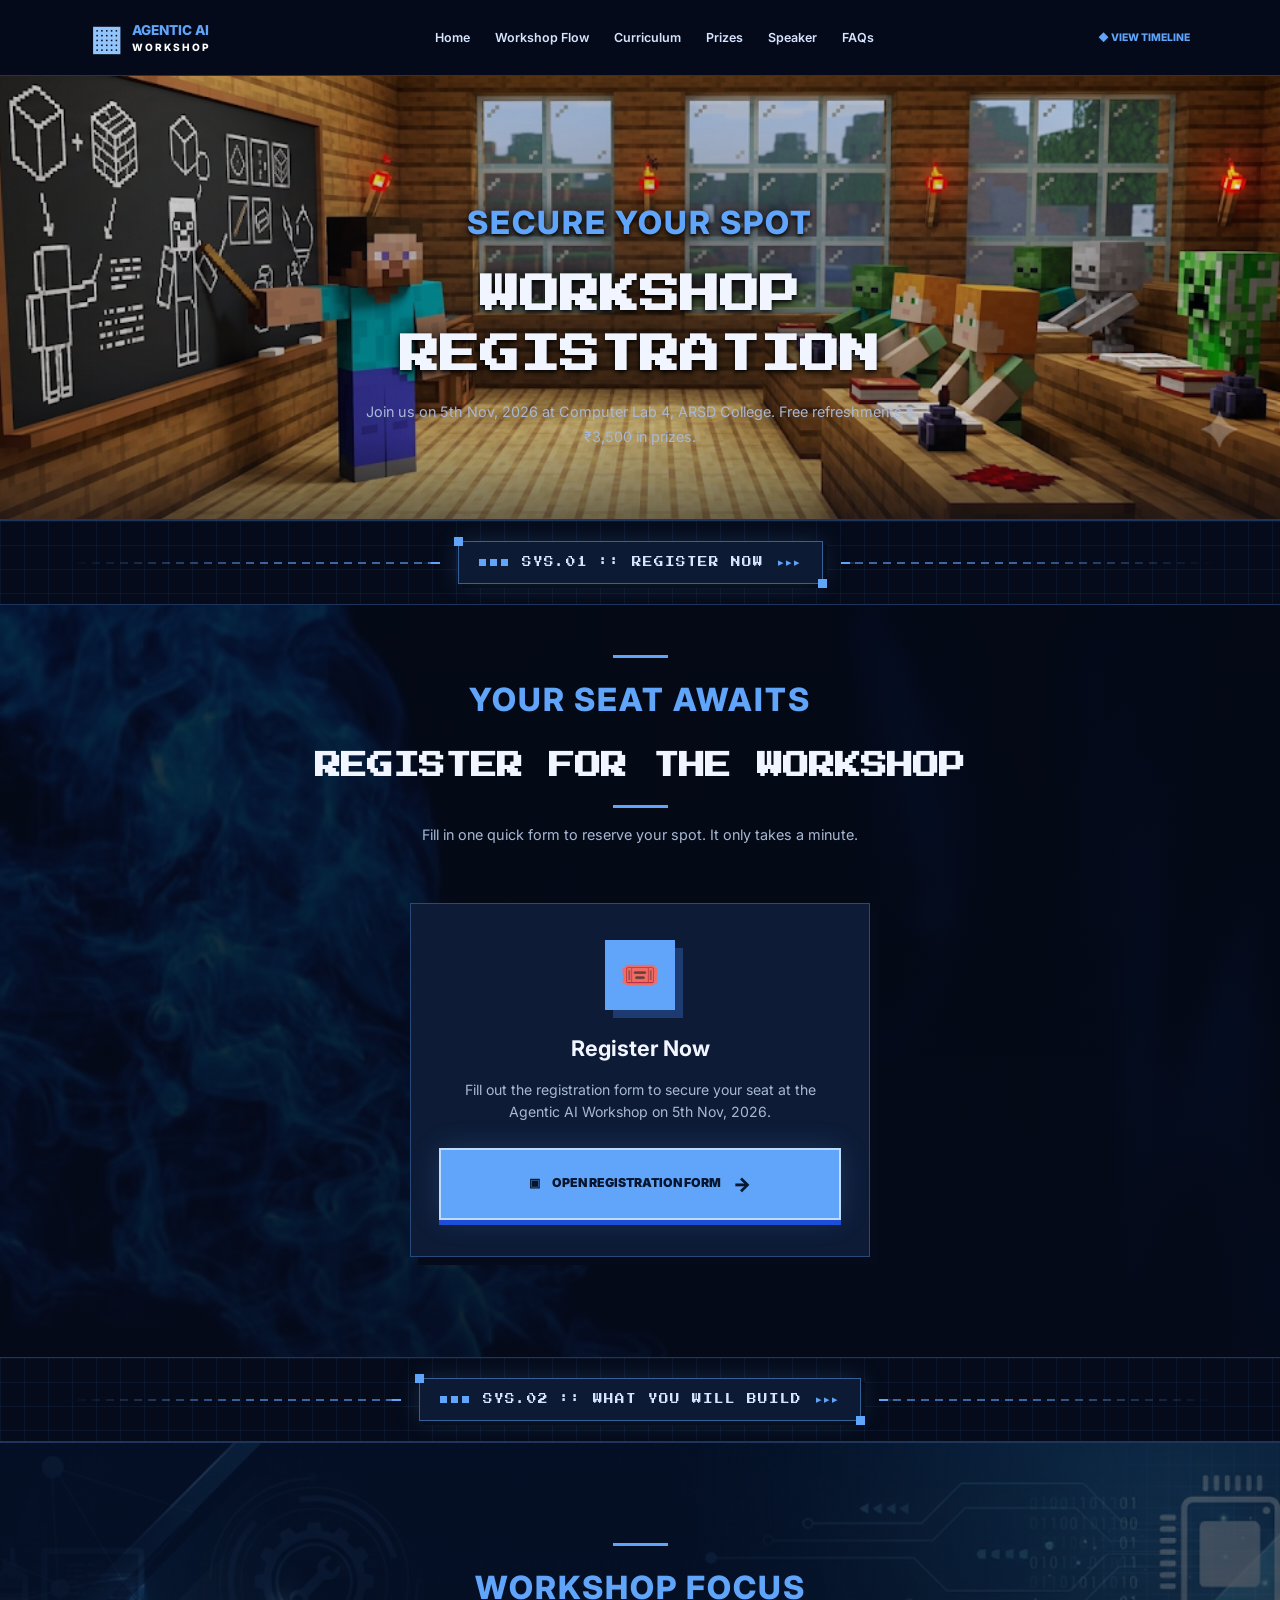
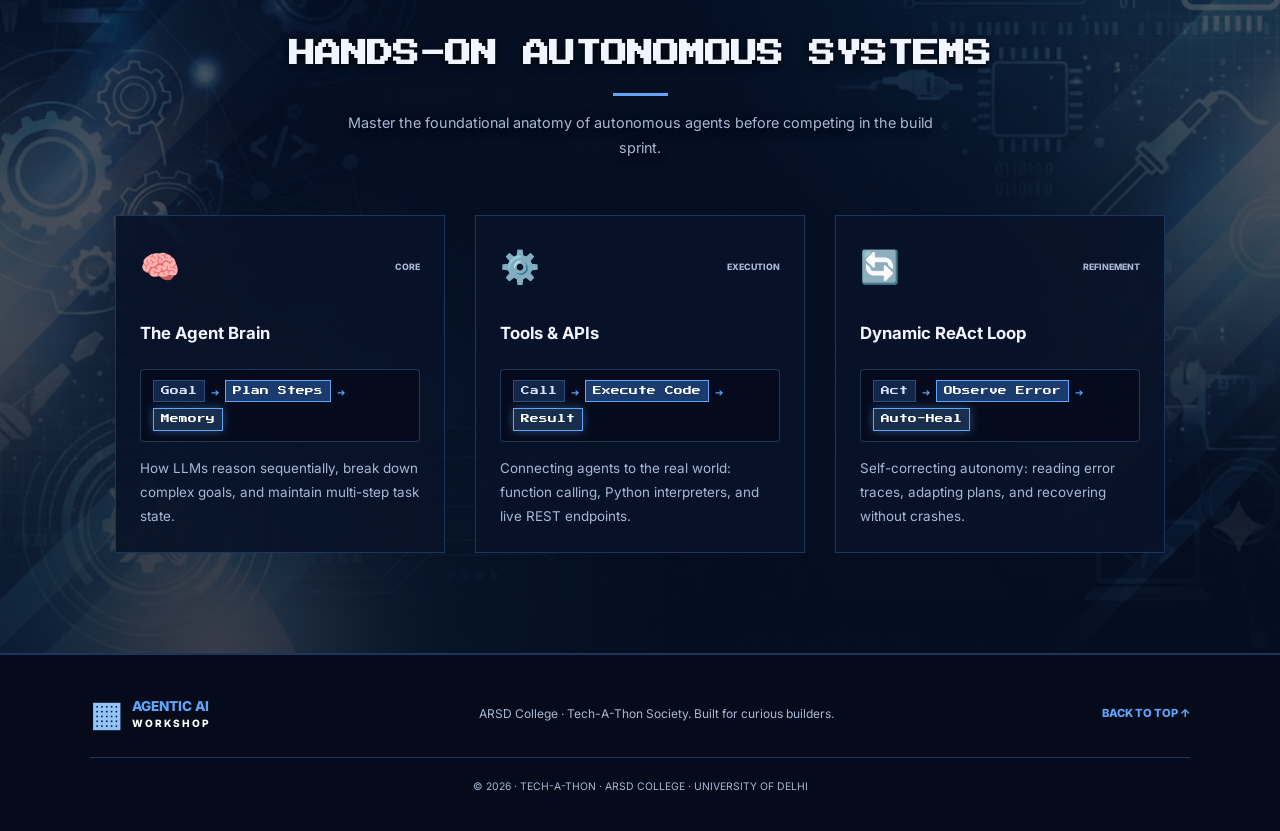
<file: register.html>
<!DOCTYPE html>
<html lang="en">
<head>
  <meta charset="UTF-8">
  <meta name="viewport" content="width=device-width, initial-scale=1.0">
  <meta name="theme-color" content="#050B1A">
  <meta name="description" content="Register for the Agentic AI Workshop at ARSD College. Choose your registration path.">

  <title>Register | Agentic AI Workshop</title>

  <link rel="stylesheet" href="style.css">

  <link rel="preconnect" href="https://fonts.googleapis.com">
  <link rel="preconnect" href="https://fonts.gstatic.com" crossorigin>
  <link href="https://fonts.googleapis.com/css2?family=Press+Start+2P&family=Inter:wght@400;500;600;700;800&display=swap" rel="stylesheet">

  <style>
    .blocks-grid {
      display: grid;
      grid-template-columns: repeat(auto-fit, minmax(300px, 1fr));
      gap: 30px;
      max-width: 1050px;
      margin: 0 auto;
    }

    .interactive-card {
      display: flex;
      flex-direction: column;
      align-items: center;
      text-align: center;
      text-decoration: none;
      cursor: pointer;
      padding: 36px 28px;
      background: #0D1B36;
      border: 1px solid #294A78;
      box-shadow: 8px 8px 0 #050B1A;
      transition: transform 0.25s, box-shadow 0.25s, border-color 0.25s, background 0.25s;
    }

    .interactive-card:hover {
      transform: translateY(-8px);
      border-color: var(--blue);
      background: #10264A;
      box-shadow: 12px 12px 0 #050B1A;
    }

    .interactive-card .pixel-orb {
      margin: 0 auto 20px;
      font-size: 2rem;
      display: grid;
      place-items: center;
    }

    .interactive-card h3 {
      color: var(--text);
      font-size: 1.35rem;
      margin-bottom: 12px;
    }

    .interactive-card p {
      color: var(--muted);
      font-size: 0.88rem;
      line-height: 1.6;
      margin-bottom: 24px;
    }

    .interactive-card .btn {
      margin-top: auto;
      width: 100%;
    }

    @media (max-width: 700px) {
      .blocks-grid {
        grid-template-columns: 1fr;
        gap: 22px;
      }
      .interactive-card {
        padding: 26px 20px;
      }
    }
  </style>
</head>

<body>
  <!-- NAVBAR -->
  <header class="navbar">
    <a href="index.html" class="brand">
      <span class="brand-icon">▦</span>
      <span>AGENTIC AI<small>WORKSHOP</small></span>
    </a>

    <button class="menu-toggle" id="menuToggle"
      aria-label="Toggle navigation" aria-expanded="false">
      ☰
    </button>

    <nav class="nav-links" id="navLinks">
      <a href="index.html#home">Home</a>
      <a href="index.html#flow">Workshop Flow</a>
      <a href="index.html#learn">Curriculum</a>
      <a href="index.html#prizes">Prizes</a>
      <a href="index.html#speaker">Speaker</a>
      <a href="index.html#faq">FAQs</a>
    </nav>

    <a href="index.html#flow" class="nav-quest">◆ VIEW TIMELINE</a>
  </header>

  <main>
    <!-- PAGE HEADER -->
    <section class="page-header">
      <p class="eyebrow">SECURE YOUR SPOT</p>
      <h1>WORKSHOP<br>REGISTRATION</h1>
      <p class="section-subtitle" style="max-width: 600px; margin: 15px auto 0;">
        Join us on 5th Nov, 2026 at Computer Lab 4, ARSD College. Free refreshments &amp; ₹3,500 in prizes.
      </p>
    </section>

    <!-- TECH DIVIDER -->
    <div class="tech-divider" aria-hidden="true">
      <span class="td-line td-line-left"></span>
      <span class="td-chip">
        <span class="td-bits"><i></i><i></i><i></i></span>
        <span class="td-label">SYS.01 :: REGISTER NOW</span>
        <span class="td-chevrons">▸▸▸</span>
      </span>
      <span class="td-line td-line-right"></span>
    </div>

    <!-- REGISTRATION LINKS -->
    <section class="section path-section" style="padding-top: 50px;">
      <div class="section-heading">
        <span class="heading-line"></span>
        <p class="eyebrow">YOUR SEAT AWAITS</p>
        <h2>REGISTER FOR THE WORKSHOP</h2>
        <span class="heading-line"></span>
        <p class="section-subtitle">
          Fill in one quick form to reserve your spot. It only takes a minute.
        </p>
      </div>

      <div class="blocks-grid" style="max-width: 460px;">

        <!-- REGISTRATION CARD -->
        <a href="https://forms.gle/PswTt6Xxp9zhuhKGA" target="_blank" rel="noopener noreferrer" class="interactive-card">
          <div class="pixel-orb">🎟️</div>
          <h3>Register Now</h3>
          <p>Fill out the registration form to secure your seat at the Agentic AI Workshop on 5th Nov, 2026.</p>

          <div class="btn btn-primary">
            <span>▣</span> OPEN REGISTRATION FORM <span class="btn-arrow">→</span>
          </div>
        </a>

      </div>
    </section>

    <!-- TECH DIVIDER -->
    <div class="tech-divider" aria-hidden="true">
      <span class="td-line td-line-left"></span>
      <span class="td-chip">
        <span class="td-bits"><i></i><i></i><i></i></span>
        <span class="td-label">SYS.02 :: WHAT YOU WILL BUILD</span>
        <span class="td-chevrons">▸▸▸</span>
      </span>
      <span class="td-line td-line-right"></span>
    </div>

    <!-- WORKSHOP DETAILS: SINGLE AGENT SYSTEMS -->
    <section class="section about-section focus-section">
      <div class="section-heading">
        <span class="heading-line"></span>
        <p class="eyebrow">WORKSHOP FOCUS</p>
        <h2>HANDS-ON AUTONOMOUS SYSTEMS</h2>
        <span class="heading-line"></span>
        <p class="section-subtitle" style="max-width: 600px; margin: 0 auto;">
          Master the foundational anatomy of autonomous agents before competing in the build sprint.
        </p>
      </div>

      <div class="blocks-grid">
        <article class="learn-card">
          <div class="card-top">
            <span class="card-icon">🧠</span>
            <span class="level-tag">CORE</span>
          </div>
          <h3>The Agent Brain</h3>
          <div class="concept-visual" style="margin: 10px 0 14px;">
            <div class="visual-flow">
              <span class="vf-node vf-dim">Goal</span>
              <span class="vf-arrow">➔</span>
              <span class="vf-node vf-active">Plan Steps</span>
              <span class="vf-arrow">➔</span>
              <span class="vf-node vf-glow">Memory</span>
            </div>
          </div>
          <p>
            How LLMs reason sequentially, break down complex goals, and maintain multi-step task state.
          </p>
        </article>

        <article class="learn-card">
          <div class="card-top">
            <span class="card-icon">⚙️</span>
            <span class="level-tag">EXECUTION</span>
          </div>
          <h3>Tools &amp; APIs</h3>
          <div class="concept-visual" style="margin: 10px 0 14px;">
            <div class="visual-flow">
              <span class="vf-node vf-dim">Call</span>
              <span class="vf-arrow">➔</span>
              <span class="vf-node vf-active">Execute Code</span>
              <span class="vf-arrow">➔</span>
              <span class="vf-node vf-glow">Result</span>
            </div>
          </div>
          <p>
            Connecting agents to the real world: function calling, Python interpreters, and live REST endpoints.
          </p>
        </article>

        <article class="learn-card">
          <div class="card-top">
            <span class="card-icon">🔄</span>
            <span class="level-tag">REFINEMENT</span>
          </div>
          <h3>Dynamic ReAct Loop</h3>
          <div class="concept-visual" style="margin: 10px 0 14px;">
            <div class="visual-flow">
              <span class="vf-node vf-dim">Act</span>
              <span class="vf-arrow">➔</span>
              <span class="vf-node vf-active">Observe Error</span>
              <span class="vf-arrow">➔</span>
              <span class="vf-node vf-glow">Auto-Heal</span>
            </div>
          </div>
          <p>
            Self-correcting autonomy: reading error traces, adapting plans, and recovering without crashes.
          </p>
        </article>
      </div>
    </section>
  </main>

  <!-- FOOTER -->
  <footer class="footer">
    <a href="index.html" class="brand">
      <span class="brand-icon">▦</span>
      <span>AGENTIC AI<small>WORKSHOP</small></span>
    </a>

    <p>ARSD College · Tech-A-Thon Society. Built for curious builders.</p>
    <a href="#" class="back-top">BACK TO TOP ↑</a>
    <p class="copyright">© 2026 · TECH-A-THON · ARSD COLLEGE · UNIVERSITY OF DELHI</p>
  </footer>

  <script src="script.js"></script>
</body>
</html>
</file>
<file: style.css>
:root {
  --bg: #050B1A;
  --surface: #081329;
  --surface-light: #0D1B36;
  --blue: #60A5FA;
  --blue-dark: #2563EB;
  --text: #F1F5FF;
  --muted: #A8B8D4;
  --border: #1E355B;
  --pixel: "Press Start 2P", monospace;
  --body: "Inter", sans-serif;
}

* {
  margin: 0;
  padding: 0;
  box-sizing: border-box;
}

html {
  scroll-behavior: smooth;
  scroll-padding-top: 90px;
}

body {
  background: var(--bg);
  color: var(--text);
  font-family: var(--body);
  line-height: 1.7;
  overflow-x: hidden;
}

a {
  color: inherit;
  text-decoration: none;
}

button,
a {
  -webkit-tap-highlight-color: transparent;
}

button {
  font: inherit;
}

::selection {
  background: var(--blue);
  color: #050B1A;
}

.eyebrow {
  color: var(--blue);
  font-size: 2rem;
  font-weight: 800;
  letter-spacing: 2px;
}

section {
  scroll-margin-top: 78px;
}

/* NAVIGATION */
.navbar {
  position: sticky;
  top: 0;
  z-index: 100;
  min-height: 76px;
  padding: 14px 7%;
  display: flex;
  align-items: center;
  justify-content: space-between;
  gap: 24px;
  background: rgba(5, 11, 26, 0.96);
  border-bottom: 1px solid var(--border);
  backdrop-filter: blur(14px);
}

.brand {
  display: flex;
  align-items: center;
  gap: 10px;
  color: var(--blue);
  font-size: 0.85rem;
  font-weight: 800;
  line-height: 1.4;
  flex-shrink: 0;
}

.brand small {
  display: block;
  color: white;
  font-size: 0.63rem;
  letter-spacing: 2px;
}

.brand-icon {
  font-size: 2.1rem;
  color: #93C5FD;
}

.nav-links {
  display: flex;
  align-items: center;
  gap: 25px;
}

.nav-links a {
  color: #D6E4FF;
  font-size: 0.78rem;
  font-weight: 600;
  transition: color 0.2s;
}

.nav-links a:hover,
.nav-links a:focus-visible {
  color: var(--blue);
}

.nav-quest {
  font-size: 0.65rem;
  font-weight: 800;
  color: var(--blue);
  white-space: nowrap;
}

.menu-toggle {
  display: none;
  background: transparent;
  color: white;
  border: 1px solid var(--border);
  padding: 8px 12px;
  cursor: pointer;
}

/* HERO SECTION */
.hero {
  position: relative;
  min-height: 670px;
  display: flex;
  flex-direction: column;
  align-items: center;
  justify-content: center;
  padding: 80px 7% 35px;
  isolation: isolate;
  overflow: hidden;
}

.hero-video {
  position: absolute;
  top: 50%;
  left: 50%;
  min-width: 100%;
  min-height: 100%;
  width: auto;
  height: auto;
  transform: translateX(-50%) translateY(-50%);
  z-index: -2;
  object-fit: cover;
}

.hero::before {
  content: "";
  position: absolute;
  inset: 0;
  z-index: -1;
  opacity: 0.2;
  pointer-events: none;
  background-image:
    linear-gradient(rgba(96, 165, 250, 0.09) 1px, transparent 1px),
    linear-gradient(90deg, rgba(96, 165, 250, 0.09) 1px, transparent 1px);
  background-size: 36px 36px;
  mask-image: linear-gradient(to bottom, black, transparent);
}

.hero-overlay {
  position: absolute;
  inset: 0;
  z-index: -1;
  background:
    radial-gradient(ellipse at center, transparent 5%, #050B1A 100%);
}

.hero-content {
  max-width: 900px;
  text-align: center;
  margin: auto;
  animation: rise-in 0.8s ease both;
}

.status-dot {
  display: inline-block;
  height: 7px;
  width: 7px;
  margin-right: 7px;
  border-radius: 50%;
  background: var(--blue);
  box-shadow: 0 0 12px var(--blue);
}

.hero-kicker {
  color: #D6E4FF;
  margin: 40px 0 22px;
  font-size: 0.72rem;
  font-weight: 800;
  letter-spacing: 3px;
}

.hero h1 {
  font-family: var(--pixel);
  font-size: clamp(1.8rem, 5vw, 4.3rem);
  line-height: 1.55;
  letter-spacing: -2px;
  text-shadow:
    4px 4px 0 #13264A,
    0 0 32px rgba(96, 165, 250, 0.18);
}

.hero h1 span {
  display: block;
  color: var(--blue);
  font-size: 0.62em;
  letter-spacing: 0;
}

.hero-description {
  max-width: 650px;
  margin: 25px auto;
  color: #C7D8F5;
  font-size: 1rem;
}

.hero-tags {
  display: flex;
  flex-wrap: wrap;
  justify-content: center;
  gap: 12px;
  margin: 28px 0;
}

.hero-tags span {
  padding: 8px 12px;
  border: 1px solid rgba(96, 165, 250, 0.3);
  background: rgba(5, 11, 26, 0.7);
  color: #D6E4FF;
  font-size: 0.62rem;
  font-weight: 700;
}

.btn {
  display: inline-flex;
  justify-content: center;
  align-items: center;
  gap: 12px;
  padding: 18px 26px;
  font-size: 0.77rem;
  font-weight: 900;
  text-align: center;
  transition: transform 0.2s, box-shadow 0.2s, background 0.2s;
  cursor: pointer;
}

.btn-primary {
  color: #07152E;
  background: var(--blue);
  border: 2px solid #BFDBFE;
  box-shadow:
    0 5px 0 #1D4ED8,
    0 0 28px rgba(96, 165, 250, 0.18);
}

.btn-primary:hover {
  background: #93C5FD;
  transform: translateY(-3px);
  box-shadow:
    0 8px 0 #1D4ED8,
    0 0 38px rgba(96, 165, 250, 0.35);
}

.btn-primary:active {
  transform: translateY(2px);
  box-shadow: 0 2px 0 #1D4ED8;
}

.btn-arrow {
  font-size: 1.2rem;
}

.hero-note {
  color: #A8B8D4;
  font-size: 0.62rem;
  letter-spacing: 1.5px;
  margin-top: 22px;
}

.hero-bottom {
  display: grid;
  grid-template-columns: repeat(6, minmax(0, 1fr));
  align-items: start;
  gap: 28px 16px;
  width: 100%;
  max-width: 1200px;
  margin: 70px auto 0;
  padding-top: 26px;
  border-top: 1px solid rgba(147, 197, 253, 0.2);
}

.event-detail {
  display: flex;
  align-items: flex-start;
  gap: 10px;
  min-width: 0;
}

/* Every icon sits in the same fixed-size box so all text starts at the same offset */
.detail-icon {
  display: flex;
  align-items: center;
  justify-content: center;
  flex: 0 0 2.4rem;
  width: 2.4rem;
  height: 2rem;
  color: var(--blue);
  font-size: 1.5rem;
  line-height: 1;
}

.detail-icon svg {
  display: block;
  width: 1em;
  height: 1em;
}

.event-detail > div {
  min-width: 0;
  line-height: 1.4;
}

.event-detail small,
.event-detail strong {
  display: block;
}

.event-detail small {
  color: #A8B8D4;
  font-size: 0.65rem;
}

.event-detail strong {
  color: #F1F5FF;
  font-size: 0.77rem;
}

@media (max-width: 1399px) {
  .hero-bottom {
    grid-template-columns: repeat(3, minmax(0, 1fr));
  }
}

/* SHARED SECTION STYLES */
.section {
  padding: 100px 7%;
}

.section-heading {
  display: flex;
  flex-direction: column;
  align-items: center;
  text-align: center;
  gap: 15px;
  margin-bottom: 55px;
}

.heading-line {
  width: 55px;
  height: 3px;
  background: var(--blue);
}

.section-heading h2,
.audience-panel h2,
.final-cta h2 {
  font-family: var(--pixel);
  font-size: clamp(1rem, 2.2vw, 1.65rem);
  line-height: 1.8;
}

.section-subtitle {
  color: var(--muted);
  font-size: 0.9rem;
}

/* ABOUT SECTION */
.about-section {
  background: linear-gradient(135deg, #081329, #0D1B36);
  border-top: 1px solid #1E355B;
  border-bottom: 1px solid #1E355B;
}

.about-grid {
  display: grid;
  grid-template-columns: 1.1fr 0.9fr;
  align-items: center;
  gap: 65px;
  max-width: 1050px;
  margin: auto;
}

.section-label {
  color: var(--blue);
  font-size: 0.7rem;
  font-weight: 800;
  letter-spacing: 1.5px;
}

.about-copy h3 {
  font-size: clamp(1.6rem, 3vw, 2.4rem);
  line-height: 1.3;
  margin: 20px 0;
}

.about-copy > p:not(.section-label) {
  color: var(--muted);
  margin-bottom: 17px;
  font-size: 0.94rem;
}

.text-link {
  display: inline-block;
  margin-top: 14px;
  color: var(--blue);
  font-size: 0.75rem;
  font-weight: 800;
}

.text-link span {
  padding-left: 8px;
}

.mission-card {
  position: relative;
  padding: 40px;
  background: #0D1B36;
  border: 1px solid #294A78;
  box-shadow: 8px 8px 0 #050B1A;
}

.mission-card::before,
.mission-card::after {
  content: "";
  position: absolute;
  width: 12px;
  height: 12px;
  background: var(--blue);
}

.mission-card::before {
  top: -5px;
  left: -5px;
}

.mission-card::after {
  bottom: -5px;
  right: -5px;
}

.pixel-orb {
  width: 70px;
  height: 70px;
  display: grid;
  place-items: center;
  margin-bottom: 30px;
  color: #07152E;
  background: var(--blue);
  font-size: 2rem;
  box-shadow: 8px 8px 0 #1D3B70;
}

.mission-card h3 {
  margin: 15px 0;
  font-size: 1.65rem;
}

.mission-card > p:not(.eyebrow) {
  color: var(--muted);
  font-size: 0.9rem;
}

.quest-progress {
  display: flex;
  align-items: center;
  gap: 10px;
  margin-top: 32px;
  color: var(--blue);
  font-size: 0.62rem;
  font-weight: 800;
}

.quest-progress i {
  flex: 1;
  height: 3px;
  background: #294A78;
}

/* LEARNING CARDS */
.learn-section {
  background:
    linear-gradient(rgba(5, 11, 26, 0.72), rgba(5, 11, 26, 0.86)),
    url("chalkboard-bg.png") center / cover no-repeat,
    var(--bg);
}

.learn-section .section-heading h2,
.learn-section .section-heading .eyebrow,
.learn-section .section-subtitle {
  text-shadow: 0 2px 4px rgba(0, 0, 0, 0.95), 0 0 18px rgba(0, 0, 0, 0.8);
}

.learning-grid {
  display: grid;
  grid-template-columns: repeat(4, minmax(0, 1fr));
  gap: 20px;
  max-width: 1200px;
  margin: auto;
}

.learn-card {
  display: flex;
  flex-direction: column;
  min-height: 285px;
  padding: 24px;
  background: rgba(8, 19, 41, 0.92);
  border: 1px solid var(--border);
  transition: transform 0.25s, border-color 0.25s, background 0.25s;
}

.learn-card:hover {
  transform: translateY(-7px);
  border-color: var(--blue);
  background: #10264A;
}

.card-top {
  display: flex;
  align-items: center;
  justify-content: space-between;
  gap: 10px;
  margin-bottom: 24px;
}

.card-icon {
  color: var(--blue);
  font-size: 2rem;
}

.level-tag {
  color: #A8B8D4;
  font-size: 0.55rem;
  font-weight: 800;
}

.learn-card h3 {
  margin-bottom: 12px;
  font-size: 1.05rem;
}

.learn-card p {
  color: var(--muted);
  font-size: 0.84rem;
  line-height: 1.8;
}

.card-footer {
  display: flex;
  justify-content: space-between;
  align-items: center;
  gap: 10px;
  margin-top: auto;
  padding-top: 24px;
  color: var(--blue);
  font-size: 0.6rem;
  font-weight: 800;
}

.card-footer span {
  font-size: 1rem;
}

/* AUDIENCE SECTION */
.audience-section {
  padding-top: 20px;
}

.audience-panel {
  max-width: 1200px;
  margin: auto;
  padding: 55px;
  display: grid;
  grid-template-columns: 1.2fr 0.8fr;
  gap: 55px;
  align-items: center;
  background: linear-gradient(110deg, #10264A, #081329);
  border: 1px solid var(--border);
}

.audience-panel h2 {
  margin: 18px 0;
}

.audience-panel > div:first-child > p:last-child {
  max-width: 550px;
  color: var(--muted);
  font-size: 0.92rem;
}

.audience-list {
  display: grid;
  gap: 18px;
}

.audience-list div {
  display: flex;
  align-items: center;
  gap: 12px;
  font-size: 0.86rem;
}

.audience-list span {
  display: grid;
  place-items: center;
  min-width: 28px;
  height: 28px;
  color: #050B1A;
  background: var(--blue);
  font-weight: 900;
}

/* SPEAKER SECTION */
.speaker {
  background:
    linear-gradient(rgba(5, 11, 26, 0.55), rgba(5, 11, 26, 0.8)),
    url("guide-bg.jpg") center / cover no-repeat,
    #050B1A;
  border-top: 1px solid var(--border);
  border-bottom: 1px solid var(--border);
}

.speaker .container {
  max-width: 1100px;
  margin: 0 auto;
}

.speaker .section-heading h2 {
  font-family: var(--pixel);
  font-size: clamp(1rem, 2.2vw, 1.65rem);
  line-height: 1.8;
  color: var(--text);
}

.speaker .section-heading h2 span {
  color: var(--blue);
}

.speaker .section-heading .eyebrow,
.speaker .section-heading h2 {
  text-shadow: 0 2px 4px rgba(0, 0, 0, 0.95), 0 0 18px rgba(0, 0, 0, 0.8);
}

.speaker .section-heading > p {
  color: var(--muted);
  font-size: 0.9rem;
}

.speaker-card {
  display: grid;
  grid-template-columns: minmax(220px, 300px) minmax(0, 1fr);
  gap: clamp(28px, 5vw, 55px);
  align-items: center;
  max-width: 1000px;
  margin: 0 auto;
  padding: clamp(22px, 4vw, 38px);
  background: #0D1B36;
  border: 1px solid #294A78;
  box-shadow: 8px 8px 0 #050B1A;
}

.speaker-image {
  width: 100%;
  max-width: 300px;
  margin: 0 auto;
  padding: 10px;
  background: #163563;
  border: 2px solid var(--blue);
  box-shadow: 8px 8px 0 #07152E;
}

.speaker-image img {
  display: block;
  width: 100%;
  aspect-ratio: 4 / 5;
  object-fit: cover;
  object-position: center top;
  background: #13264A;
  filter: saturate(0.85);
}

.speaker-label {
  display: inline-block;
  color: var(--blue);
  font-size: 0.68rem;
  font-weight: 800;
  letter-spacing: 1.5px;
}

.speaker-info h3 {
  margin: 14px 0 6px;
  color: var(--text);
  font-size: clamp(1.6rem, 3vw, 2rem);
  line-height: 1.3;
  overflow-wrap: anywhere;
}

.speaker-role {
  color: #C7D8F5;
  font-size: 0.8rem;
  font-weight: 700;
}

.speaker-affiliation {
  margin-top: 5px;
  color: var(--blue);
  font-size: 0.86rem;
  font-weight: 600;
}

.speaker-bio {
  margin: 20px 0;
  color: var(--muted);
  font-size: 0.91rem;
}

.speaker-tags {
  display: flex;
  flex-wrap: wrap;
  gap: 9px;
  margin: 0 0 24px;
}

.speaker-tags span {
  padding: 7px 10px;
  color: #D6E4FF;
  background: #13264A;
  border: 1px solid #294A78;
  font-size: 0.7rem;
  font-weight: 700;
}

.btn-secondary {
  display: inline-flex;
  align-items: center;
  justify-content: center;
  gap: 8px;
  padding: 13px 18px;
  color: #DBEAFE;
  background: #10264A;
  border: 1px solid var(--blue);
  font-size: 0.76rem;
  font-weight: 800;
  transition: background 0.2s, transform 0.2s;
}

.btn-secondary:hover {
  background: #17386A;
  transform: translateY(-2px);
}

/* FAQ SECTION */
.faq-section {
  max-width: 1050px;
  margin: auto;
}

.faq-list {
  display: grid;
  gap: 12px;
}

.faq-item {
  background: var(--surface);
  border: 1px solid var(--border);
}

.faq-item summary {
  position: relative;
  padding: 20px 55px 20px 22px;
  color: #F1F5FF;
  font-size: 0.9rem;
  font-weight: 700;
  cursor: pointer;
  list-style: none;
}

.faq-item summary::-webkit-details-marker {
  display: none;
}

.faq-item summary::after {
  content: "+";
  position: absolute;
  right: 22px;
  color: var(--blue);
  font-size: 1.4rem;
}

.faq-item[open] summary::after {
  content: "−";
}

.faq-item > p {
  padding: 0 22px 22px;
  color: var(--muted);
  font-size: 0.88rem;
}

/* FINAL CTA */
.final-cta {
  padding: 90px 7%;
  text-align: center;
  background: radial-gradient(ellipse at center, #17386A, #050B1A 70%);
  border-top: 1px solid #294A78;
}

.final-cta h2 {
  max-width: 850px;
  margin: 22px auto;
}

.final-cta > p:not(.eyebrow, .hero-note) {
  margin-bottom: 30px;
  color: var(--muted);
  font-size: 0.92rem;
}

/* FOOTER */
.footer {
  display: flex;
  align-items: center;
  justify-content: space-between;
  flex-wrap: wrap;
  gap: 20px;
  padding: 35px 7%;
  border-top: 1px solid var(--border);
  background: #050B1A;
}

.footer > p {
  color: #A8B8D4;
  font-size: 0.75rem;
}

.back-top {
  color: var(--blue);
  font-size: 0.7rem;
  font-weight: 800;
}

.footer .copyright {
  width: 100%;
  padding-top: 20px;
  border-top: 1px solid #1E355B;
  font-size: 0.65rem;
  text-align: center;
}

/* ANIMATION */
@keyframes rise-in {
  from {
    opacity: 0;
    transform: translateY(20px);
  }

  to {
    opacity: 1;
    transform: translateY(0);
  }
}

@media (prefers-reduced-motion: reduce) {
  *,
  *::before,
  *::after {
    scroll-behavior: auto !important;
    animation-duration: 0.01ms !important;
    transition-duration: 0.01ms !important;
  }
}

/* TABLETS */
@media (max-width: 1050px) {
  .navbar {
    padding-inline: 4%;
  }

  .nav-links {
    gap: 15px;
  }

  .nav-links a {
    font-size: 0.72rem;
  }

  .nav-quest {
    display: none;
  }

  .learning-grid {
    grid-template-columns: repeat(2, minmax(0, 1fr));
  }

  .about-grid {
    gap: 35px;
  }

  .speaker-card {
    grid-template-columns: 240px 1fr;
    gap: 35px;
  }
}

/* MOBILE */
@media (max-width: 700px) {
  .navbar {
    min-height: 68px;
    padding: 12px 5%;
    flex-wrap: wrap;
    
  }

  .menu-toggle {
    display: block;
    margin-left: auto;
  }

  .nav-links {
    display: none;
    width: 100%;
    flex-direction: column;
    align-items: stretch;
    gap: 0;
    padding: 10px 0;
  }

  .nav-links.open {
    display: flex;
  }

  .nav-links a {
    padding: 12px;
    border-bottom: 1px solid #1E355B;
    font-size: 0.85rem;
  }

  .hero {
    min-height: 650px;
    padding: 60px 5% 28px;
    background-position: center;
  }

  .hero-kicker {
    margin-top: 25px;
    font-size: 0.6rem;
    letter-spacing: 1px;
  }

  .hero h1 {
    font-size: clamp(1.5rem, 7vw, 2.6rem);
    line-height: 1.8;
    letter-spacing: -1px;
  }

  .hero-description {
    font-size: 0.88rem;
  }

  .hero-tags {
    gap: 8px;
  }

  .hero-tags span {
    font-size: 0.52rem;
    padding: 7px;
  }

  .btn {
    max-width: 100%;
    padding: 15px 16px;
    font-size: 0.68rem;
  }

  .hero-bottom {
    grid-template-columns: repeat(2, minmax(0, 1fr));
    gap: 20px 12px;
    margin-top: 45px;
  }

  .event-detail {
    gap: 8px;
  }

  .detail-icon {
    flex-basis: 2rem;
    width: 2rem;
    font-size: 1.35rem;
  }

  .event-detail strong {
    font-size: 0.68rem;
  }

  .section {
    padding: 70px 5%;
  }

  .section-heading {
    margin-bottom: 38px;
  }

  .section-heading h2,
  .audience-panel h2,
  .final-cta h2 {
    font-size: clamp(0.8rem, 4vw, 1.15rem);
  }

  .about-grid {
    grid-template-columns: 1fr;
    gap: 35px;
  }

  .mission-card {
    padding: 28px;
  }

  .learning-grid {
    grid-template-columns: 1fr;
  }

  .learn-card {
    min-height: 235px;
  }

  .audience-section {
    padding-top: 10px;
  }

  .audience-panel {
    grid-template-columns: 1fr;
    gap: 30px;
    padding: 28px 22px;
  }

  .speaker-card {
    grid-template-columns: minmax(0, 1fr);
    gap: 28px;
    padding: 22px;
  }

  .speaker-image {
    width: min(100%, 300px);
  }

  .speaker-info h3 {
    font-size: 1.65rem;
  }

  .final-cta {
    padding: 70px 5%;
  }

  .footer {
    flex-direction: column;
    align-items: flex-start;
    padding: 30px 5%;
  }

  .footer .copyright {
    text-align: left;
  }
}

/* SMALL PHONES */
@media (max-width: 360px) {
  .hero-bottom {
    grid-template-columns: 1fr;
  }

  .hero h1 {
    font-size: 1.3rem;
  }

  .hero-tags span {
    font-size: 0.46rem;
  }
}

/* PRIZES SECTION */
.prizes-section {
  background:
    linear-gradient(rgba(5, 11, 26, 0.5), rgba(5, 11, 26, 0.75)),
    url("prize-bg.png") center / cover no-repeat,
    var(--bg);
}

.prizes-section .section-heading h2,
.prizes-section .section-heading .eyebrow,
.prizes-section .section-subtitle {
  text-shadow: 0 2px 4px rgba(0, 0, 0, 0.95), 0 0 18px rgba(0, 0, 0, 0.8);
}

.prize-grid {
  display: grid;
  grid-template-columns: repeat(3, minmax(0, 1fr));
  align-items: end;
  gap: 22px;
  max-width: 980px;
  margin: auto;
}

.prize-card {
  --tier: #CD7F32;
  position: relative;
  display: flex;
  flex-direction: column;
  min-height: 300px;
  padding: 26px 24px 24px;
  background: rgba(8, 19, 41, 0.92);
  border: 1px solid var(--border);
  border-top: 3px solid var(--tier);
  transition: transform 0.25s, border-color 0.25s, background 0.25s, box-shadow 0.25s;
}

.prize-card:hover {
  transform: translateY(-7px);
  border-color: var(--tier);
  background: #10264A;
}

.prize-first {
  --tier: #FBBF24;
  order: 2;
  min-height: 360px;
  background: linear-gradient(180deg, #10264A, rgba(8, 19, 41, 0.95));
  border-color: var(--blue);
  border-top-color: var(--tier);
  box-shadow: 0 0 40px rgba(96, 165, 250, 0.2);
}

.prize-second {
  --tier: #CBD5E1;
  order: 1;
}

.prize-third {
  order: 3;
}

.prize-ribbon {
  position: absolute;
  top: -14px;
  left: 50%;
  transform: translateX(-50%);
  padding: 4px 14px;
  background: var(--tier);
  color: #050B1A;
  font-family: var(--pixel);
  font-size: 0.5rem;
  white-space: nowrap;
}

.prize-top {
  display: flex;
  align-items: center;
  justify-content: space-between;
  gap: 10px;
  margin-bottom: 22px;
}

.prize-icon {
  color: var(--tier);
  line-height: 1;
}

.prize-trophy {
  width: 2.4rem;
  height: 2.4rem;
}

.prize-first .prize-trophy {
  width: 3.2rem;
  height: 3.2rem;
}

.prize-card h3 {
  margin-bottom: 10px;
  font-size: 1.05rem;
}

.prize-amount {
  margin-bottom: 12px;
  color: var(--text);
  font-family: var(--pixel);
  font-size: 1.5rem;
  line-height: 1.4;
}

.prize-first .prize-amount {
  font-size: 1.9rem;
}

.prize-amount span {
  margin-right: 4px;
  color: var(--tier);
  font-family: var(--body);
  font-weight: 800;
}

.prize-phrase {
  color: var(--muted);
  font-size: 0.84rem;
  line-height: 1.8;
}

.prize-card .card-footer {
  color: var(--tier);
}

.prize-banner {
  max-width: 980px;
  margin: 40px auto 0;
  padding: 16px 20px;
  background: rgba(8, 19, 41, 0.92);
  border: 1px dashed var(--blue);
  color: var(--blue);
  font-family: var(--pixel);
  font-size: 0.6rem;
  line-height: 2;
  text-align: center;
}

.prize-banner span {
  margin: 0 8px;
}

.prize-notes {
  display: flex;
  justify-content: space-between;
  align-items: flex-start;
  gap: 24px;
  max-width: 980px;
  margin: 26px auto 0;
}

.prize-note {
  flex: 1 1 0;
  color: #FFFFFF;
  font-family: var(--pixel);
  font-size: 0.6rem;
  line-height: 2;
  text-shadow:
    0 2px 4px rgba(0, 0, 0, 0.9),
    0 0 12px rgba(96, 165, 250, 0.45);
}

.prize-note-left {
  text-align: left;
}

.prize-note-right {
  text-align: right;
}

@media (max-width: 1050px) {
  .prize-card h3 {
    font-size: 0.95rem;
  }

  .prize-amount {
    font-size: 1.2rem;
  }

  .prize-first .prize-amount {
    font-size: 1.5rem;
  }
}

@media (max-width: 700px) {
  .prize-grid {
    grid-template-columns: 1fr;
    gap: 28px;
  }

  .prize-first,
  .prize-second,
  .prize-third {
    order: 0;
    min-height: 240px;
  }

  .prize-first {
    margin-top: 8px;
  }

  .prize-amount,
  .prize-first .prize-amount {
    font-size: 1.5rem;
  }

  .prize-banner {
    font-size: 0.5rem;
  }

  .prize-notes {
    flex-direction: column;
    gap: 12px;
  }

  .prize-note {
    font-size: 0.5rem;
  }

  .prize-note-left,
  .prize-note-right {
    text-align: center;
  }
}

/* REGISTER PAGE HEADER (Secure Your Spot) */
.page-header {
  padding: 120px 7% 70px;
  text-align: center;
  background:
    linear-gradient(to bottom, rgba(5, 11, 26, 0) 80%, rgba(5, 11, 26, 0.5) 100%),
    radial-gradient(ellipse at center, rgba(5, 11, 26, 0.4) 0%, rgba(5, 11, 26, 0.15) 55%, rgba(8, 19, 41, 0) 100%),
    url("classroom.png") center / cover no-repeat,
    #050B1A;
  border-bottom: 1px solid var(--border);
}

.page-header .eyebrow,
.page-header h1 {
  text-shadow: 0 2px 4px rgba(0, 0, 0, 0.95), 0 0 18px rgba(0, 0, 0, 0.8);
}

.page-header h1 {
  font-family: var(--pixel);
  font-size: clamp(1.4rem, 4vw, 2.5rem);
  margin-top: 15px;
  line-height: 1.5;
}

@media (max-width: 700px) {
  .page-header {
    padding: 100px 5% 55px;
    background-position: left center;
  }
}

/* REGISTER PAGE: WORKSHOP FOCUS SECTION BACKGROUND */
.focus-section {
  background:
    linear-gradient(rgba(5, 11, 26, 0.65), rgba(5, 11, 26, 0.8)),
    url("workshop-bg.png") center / cover no-repeat,
    #081329;
}

.focus-section .section-heading h2,
.focus-section .section-subtitle {
  text-shadow: 0 2px 8px rgba(0, 0, 0, 0.8);
}

/* REGISTER PAGE: CHOOSE YOUR PATH SECTION BACKGROUND */
.path-section {
  background:
    linear-gradient(rgba(5, 11, 26, 0.82), rgba(5, 11, 26, 0.9)),
    url("path-bg.png") left center / cover no-repeat,
    #050B1A;
}

/* WORKSHOP FLOW SECTION */
.flow-section {
  background:
    linear-gradient(rgba(5, 11, 26, 0.72), rgba(5, 11, 26, 0.86)),
    url("flow-bg.png") center / cover no-repeat,
    #081329;
}

.flow-section .section-heading h2,
.flow-section .section-heading .eyebrow,
.flow-section .section-subtitle {
  text-shadow: 0 2px 4px rgba(0, 0, 0, 0.95), 0 0 18px rgba(0, 0, 0, 0.8);
}

.flow-grid {
  display: grid;
  grid-template-columns: repeat(4, minmax(0, 1fr));
  gap: 34px;
  max-width: 1200px;
  margin: 0 auto;
}

.flow-step {
  position: relative;
  display: flex;
  flex-direction: column;
  padding: 30px 24px 24px;
  background: #0D1B36;
  border: 1px solid #294A78;
  box-shadow: 8px 8px 0 #050B1A;
  transition: transform 0.25s, border-color 0.25s, background 0.25s;
}

.flow-step::before,
.flow-step::after {
  content: "";
  position: absolute;
  width: 12px;
  height: 12px;
  background: var(--blue);
}

.flow-step::before {
  top: -5px;
  left: -5px;
}

.flow-step::after {
  bottom: -5px;
  right: -5px;
}

.flow-step:hover {
  transform: translateY(-6px);
  border-color: var(--blue);
  background: #10264A;
}

.flow-top {
  display: flex;
  align-items: flex-start;
  justify-content: space-between;
  gap: 12px;
  margin-bottom: 26px;
}

.flow-step .pixel-orb {
  width: 64px;
  height: 64px;
  margin-bottom: 0;
}

.flow-step .pixel-orb svg {
  display: block;
  width: 34px;
  height: 34px;
}

.flow-number {
  color: rgba(96, 165, 250, 0.35);
  font-family: var(--pixel);
  font-size: 1.6rem;
  line-height: 1;
}

.flow-time {
  align-self: flex-start;
  margin-bottom: 16px;
  padding: 6px 10px;
  color: #D6E4FF;
  background: #13264A;
  border: 1px solid rgba(96, 165, 250, 0.4);
  font-size: 0.65rem;
  font-weight: 800;
  letter-spacing: 1px;
  line-height: 1.4;
}

.flow-step h3 {
  margin-bottom: 12px;
  color: var(--text);
  font-size: 1.25rem;
  line-height: 1.3;
}

.flow-step p {
  color: var(--muted);
  font-size: 0.86rem;
  line-height: 1.8;
}

.flow-footer {
  display: flex;
  align-items: center;
  gap: 8px;
  margin-top: auto;
  padding-top: 24px;
  color: var(--blue);
  font-size: 0.62rem;
  font-weight: 800;
  letter-spacing: 1px;
}

.flow-arrow {
  position: absolute;
  top: 46px;
  right: -26px;
  z-index: 2;
  width: 18px;
  color: var(--blue);
  font-size: 0.8rem;
  line-height: 1;
  text-align: center;
}

.flow-banner {
  margin-top: 60px;
}

@media (max-width: 1050px) {
  .flow-grid {
    grid-template-columns: repeat(2, minmax(0, 1fr));
    gap: 34px;
  }

  .flow-arrow {
    display: none;
  }
}

@media (max-width: 700px) {
  .flow-grid {
    grid-template-columns: 1fr;
    gap: 46px;
  }

  .flow-arrow {
    display: block;
    top: auto;
    right: auto;
    bottom: -34px;
    left: 50%;
    transform: translateX(-50%) rotate(90deg);
  }

  .flow-banner {
    margin-top: 50px;
  }
}

/* WHAT YOU'LL LEARN: CHALKBOARD LAYOUT */
.learn-layout {
  display: grid;
  grid-template-columns: minmax(0, 0.85fr) minmax(0, 1.15fr);
  gap: 45px;
  align-items: start;
  max-width: 1200px;
  margin: 0 auto;
}

.learn-board {
  position: sticky;
  top: 100px;
  padding: 34px 30px 30px;
  background: rgba(5, 11, 26, 0.85);
  border: 2px dashed rgba(241, 245, 255, 0.45);
  border-radius: 6px;
  box-shadow: 8px 8px 0 #050B1A;
}

.board-label {
  color: var(--blue);
  font-size: 0.7rem;
  font-weight: 800;
  letter-spacing: 2px;
}

.board-title {
  margin: 12px 0 20px;
  color: #FFFFFF;
  font-family: "Caveat", "Comic Sans MS", cursive;
  font-size: 2.7rem;
  font-weight: 700;
  line-height: 1.1;
  text-shadow: 0 0 14px rgba(241, 245, 255, 0.25);
}

.board-doodle {
  display: block;
  width: 100%;
  height: auto;
  margin-bottom: 24px;
  color: #D6E4FF;
}

.board-doodle text {
  font-family: "Caveat", "Comic Sans MS", cursive;
  font-size: 22px;
  font-weight: 600;
}

.board-stats {
  display: grid;
  grid-template-columns: repeat(3, minmax(0, 1fr));
  gap: 10px;
  padding-top: 22px;
  list-style: none;
  border-top: 2px dashed rgba(241, 245, 255, 0.3);
  text-align: center;
}

.board-stats strong {
  display: block;
  color: #FFFFFF;
  font-family: var(--pixel);
  font-size: 0.9rem;
  line-height: 1.6;
}

.board-stats span {
  color: var(--muted);
  font-size: 0.6rem;
  font-weight: 800;
  letter-spacing: 1.5px;
}

.learn-list {
  position: relative;
  display: grid;
  gap: 22px;
}

.learn-list::before {
  content: "";
  position: absolute;
  top: 36px;
  bottom: 36px;
  left: 35px;
  border-left: 2px dashed rgba(96, 165, 250, 0.6);
}

.learn-row {
  position: relative;
  display: grid;
  grid-template-columns: 72px minmax(0, 1fr);
  gap: 22px;
  align-items: start;
  transition: transform 0.25s;
}

.learn-row:hover {
  transform: translateX(8px);
}

.row-icon {
  position: relative;
  z-index: 1;
  display: grid;
  place-items: center;
  width: 72px;
  height: 72px;
  color: var(--blue);
  background: #0D1B36;
  border: 2px solid var(--blue);
  border-radius: 50%;
  box-shadow: 0 0 0 5px rgba(5, 11, 26, 0.9);
  font-size: 1.9rem;
  line-height: 1;
}

.row-icon small {
  position: absolute;
  top: -8px;
  right: -12px;
  padding: 4px 5px;
  color: #07152E;
  background: var(--blue);
  font-family: var(--pixel);
  font-size: 0.5rem;
  line-height: 1;
}

.row-body {
  padding: 22px 24px;
  background: rgba(8, 19, 41, 0.92);
  border: 1px solid var(--border);
  border-left: 4px solid var(--blue);
  transition: background 0.25s, border-color 0.25s;
}

.learn-row:hover .row-body {
  background: #10264A;
  border-color: var(--blue);
}

.row-head {
  display: flex;
  align-items: center;
  justify-content: space-between;
  gap: 10px;
}

.row-kicker {
  color: var(--blue);
  font-size: 0.62rem;
  font-weight: 800;
  letter-spacing: 1.5px;
}

.row-tag {
  padding: 3px 8px;
  color: #D6E4FF;
  border: 1px solid rgba(96, 165, 250, 0.45);
  font-size: 0.55rem;
  font-weight: 800;
  letter-spacing: 1px;
}

.row-body h3 {
  margin: 8px 0;
  color: #FFFFFF;
  font-family: "Caveat", "Comic Sans MS", cursive;
  font-size: 2.1rem;
  font-weight: 700;
  line-height: 1.1;
}

.row-body p {
  color: var(--muted);
  font-size: 0.88rem;
  line-height: 1.8;
}

.row-chips {
  display: flex;
  flex-wrap: wrap;
  gap: 8px;
  margin-top: 16px;
  list-style: none;
}

.row-chips li {
  padding: 5px 11px;
  color: #D6E4FF;
  border: 1px dashed rgba(241, 245, 255, 0.45);
  border-radius: 999px;
  font-size: 0.7rem;
  font-weight: 700;
}

@media (max-width: 1050px) {
  .learn-layout {
    grid-template-columns: 1fr;
    gap: 40px;
  }

  .learn-board {
    position: static;
  }
}

@media (max-width: 700px) {
  .learn-board {
    padding: 26px 20px 22px;
  }

  .board-title {
    font-size: 2.2rem;
  }

  .learn-list::before {
    top: 26px;
    bottom: 26px;
    left: 25px;
  }

  .learn-row {
    grid-template-columns: 52px minmax(0, 1fr);
    gap: 14px;
  }

  .row-icon {
    width: 52px;
    height: 52px;
    font-size: 1.4rem;
  }

  .row-icon small {
    right: -10px;
  }

  .row-body {
    padding: 18px 16px;
  }

  .row-body h3 {
    font-size: 1.8rem;
  }
}

/* SCROLL FADE-IN FOR SECTIONS */
.reveal {
  opacity: 0;
  transform: translateY(24px);
  transition: opacity 0.9s ease, transform 0.9s ease;
}

.reveal.visible {
  opacity: 1;
  transform: none;
}

@media (prefers-reduced-motion: reduce) {
  .reveal {
    opacity: 1;
    transform: none;
    transition: none;
  }
}

/* TECH SECTION DIVIDERS (register page) */
.tech-divider {
  position: relative;
  display: flex;
  align-items: center;
  justify-content: center;
  gap: 18px;
  padding: 20px 5%;
  overflow: hidden;
  background-color: #050B1A;
  background-image:
    linear-gradient(rgba(96, 165, 250, 0.07) 1px, transparent 1px),
    linear-gradient(90deg, rgba(96, 165, 250, 0.07) 1px, transparent 1px);
  background-size: 24px 24px;
  border-top: 1px solid var(--border);
  border-bottom: 1px solid var(--border);
}

/* Dashed circuit trace with a glowing end node */
.td-line {
  position: relative;
  flex: 1;
  max-width: 420px;
  height: 2px;
  background: repeating-linear-gradient(
    90deg,
    rgba(96, 165, 250, 0.6) 0 8px,
    transparent 8px 14px
  );
}

.td-line-left {
  -webkit-mask-image: linear-gradient(90deg, transparent, #000 55%);
  mask-image: linear-gradient(90deg, transparent, #000 55%);
}

.td-line-right {
  -webkit-mask-image: linear-gradient(270deg, transparent, #000 55%);
  mask-image: linear-gradient(270deg, transparent, #000 55%);
}

.td-line::before {
  content: "";
  position: absolute;
  top: -4px;
  width: 9px;
  height: 9px;
  background: var(--blue);
  box-shadow: 0 0 12px var(--blue);
}

.td-line-left::before {
  right: 0;
}

.td-line-right::before {
  left: 0;
}

/* Light pulse travelling along the trace toward the centre */
.td-line::after {
  content: "";
  position: absolute;
  top: -2px;
  left: -50px;
  width: 50px;
  height: 6px;
  background: linear-gradient(90deg, transparent, var(--blue), transparent);
  animation: td-scan 3.2s linear infinite;
}

.td-line-right::after {
  animation-direction: reverse;
}

@keyframes td-scan {
  from {
    left: -50px;
  }

  to {
    left: 100%;
  }
}

/* Centre label chip */
.td-chip {
  position: relative;
  display: flex;
  align-items: center;
  gap: 14px;
  padding: 11px 20px;
  background: rgba(13, 27, 54, 0.95);
  border: 1px solid rgba(96, 165, 250, 0.5);
  box-shadow:
    0 0 24px rgba(96, 165, 250, 0.18),
    4px 4px 0 #02050E;
}

.td-chip::before,
.td-chip::after {
  content: "";
  position: absolute;
  width: 9px;
  height: 9px;
  background: var(--blue);
}

.td-chip::before {
  top: -5px;
  left: -5px;
}

.td-chip::after {
  right: -5px;
  bottom: -5px;
}

.td-bits {
  display: flex;
  gap: 4px;
}

.td-bits i {
  width: 7px;
  height: 7px;
  background: var(--blue);
  animation: td-blink 1.8s ease-in-out infinite;
}

.td-bits i:nth-child(2) {
  animation-delay: 0.3s;
}

.td-bits i:nth-child(3) {
  animation-delay: 0.6s;
}

@keyframes td-blink {
  0%,
  100% {
    opacity: 0.25;
  }

  50% {
    opacity: 1;
  }
}

.td-label {
  color: #D6E4FF;
  font-family: var(--pixel);
  font-size: 0.6rem;
  letter-spacing: 1px;
  line-height: 1.6;
  white-space: nowrap;
}

.td-chevrons {
  color: var(--blue);
  font-size: 0.7rem;
  letter-spacing: 2px;
}

@media (max-width: 700px) {
  .tech-divider {
    gap: 10px;
    padding: 16px 4%;
  }

  .td-chip {
    gap: 8px;
    padding: 9px 12px;
  }

  .td-label {
    font-size: 0.45rem;
    white-space: normal;
    text-align: center;
  }

  .td-bits,
  .td-chevrons {
    display: none;
  }

  .td-line {
    max-width: 90px;
  }
}

@media (prefers-reduced-motion: reduce) {
  .td-line::after,
  .td-bits i {
    animation: none;
  }
}

/* ICON DIVIDER (index page) */
.icon-divider {
  position: relative;
  display: flex;
  align-items: center;
  justify-content: center;
  gap: clamp(28px, 7vw, 110px);
  padding: 10px 5%;
  overflow: hidden;
  isolation: isolate;
  border-top: 1px solid rgba(96, 165, 250, 0.1);
  border-bottom: 1px solid rgba(96, 165, 250, 0.1);
  background:
    radial-gradient(circle at 10% 50%, rgba(37, 99, 235, 0.22), transparent 40%),
    radial-gradient(circle at 90% 50%, rgba(96, 165, 250, 0.14), transparent 40%),
    linear-gradient(115deg, #040A18 0%, #081730 50%, #050B1A 100%);
}

/* Soft diagonal streaks drifting slowly across the band */
.icon-divider::before {
  content: "";
  position: absolute;
  inset: 0;
  z-index: -1;
  background: repeating-linear-gradient(
    135deg,
    rgba(96, 165, 250, 0.04) 0 2px,
    transparent 2px 24px
  );
  animation: id-drift 18s linear infinite;
}

@keyframes id-drift {
  to {
    background-position: 240px 0;
  }
}

.id-icon {
  display: grid;
  place-items: center;
  color: #7FB2F5;
  animation: id-float 5s ease-in-out infinite;
}

.id-icon svg {
  display: block;
  width: 100%;
  height: 100%;
}

.id-near {
  width: 18px;
  height: 18px;
  opacity: 0.45;
}

.id-far {
  width: 14px;
  height: 14px;
  opacity: 0.22;
  animation-delay: 0.6s;
}

.id-icon:nth-child(even) {
  animation-delay: 1.2s;
}

@keyframes id-float {
  0%,
  100% {
    transform: translateY(0);
  }

  50% {
    transform: translateY(-2px);
  }
}

/* Small glowing icon for the section that follows */
.id-main {
  display: grid;
  place-items: center;
  width: 38px;
  height: 38px;
  color: #BFDBFE;
  border: 1px solid rgba(147, 197, 253, 0.35);
  border-radius: 50%;
  background: radial-gradient(circle, rgba(96, 165, 250, 0.2), rgba(8, 19, 41, 0.9) 75%);
  box-shadow: 0 0 14px rgba(96, 165, 250, 0.25);
}

.id-main svg {
  display: block;
  width: 18px;
  height: 18px;
}

@media (max-width: 700px) {
  .icon-divider {
    gap: clamp(18px, 6vw, 40px);
  }
}

@media (max-width: 480px) {
  .id-far {
    display: none;
  }
}

@media (prefers-reduced-motion: reduce) {
  .icon-divider::before,
  .id-icon {
    animation: none;
  }
}


/* ==========================================================================
   ENHANCEMENTS & RESPONSIVE ALIGNMENT FIXES (PC & MOBILE)
   ========================================================================== */

/* Prevent any possible horizontal overflow across all screen widths */
html,
body {
  max-width: 100%;
}

/* overflow-x is set on body only, so the page has a single scrollbar */
body {
  overflow-x: hidden;
}

/* Hero Note Clean Styling */
.hero-note-wrapper {
  margin-top: 22px;
}

.hero-note {
  display: inline-block;
  background: rgba(5, 11, 26, 0.85);
  color: #D6E4FF;
  padding: 10px 22px;
  border-radius: 8px;
  backdrop-filter: blur(8px);
  -webkit-backdrop-filter: blur(8px);
  border: 1px solid rgba(96, 165, 250, 0.25);
  font-size: 0.65rem;
  letter-spacing: 1.5px;
  line-height: 1.5;
  margin: 0;
}

/* Hero Bottom Responsive Grid & Cards */
.hero-bottom {
  display: grid;
  grid-template-columns: repeat(6, minmax(0, 1fr));
  gap: 16px;
  width: 100%;
  margin-top: 55px;
}

.event-detail {
  display: flex;
  align-items: center;
  gap: 12px;
  padding: 14px 16px;
  background: rgba(13, 27, 54, 0.78);
  border: 1px solid rgba(96, 165, 250, 0.25);
  border-radius: 6px;
  backdrop-filter: blur(6px);
  -webkit-backdrop-filter: blur(6px);
  box-shadow: 4px 4px 0 #050B1A;
  min-width: 0;
}

.detail-icon {
  display: grid;
  place-items: center;
  flex: 0 0 2.2rem;
  width: 2.2rem;
  height: 2.2rem;
  color: var(--blue);
  font-size: 1.4rem;
  line-height: 1;
}

.event-detail > div {
  min-width: 0;
  line-height: 1.35;
}

.event-detail small {
  display: block;
  color: #A8B8D4;
  font-size: 0.62rem;
  font-weight: 700;
  letter-spacing: 1px;
}

.event-detail strong {
  display: block;
  color: #F1F5FF;
  font-size: 0.78rem;
  word-break: normal;
  overflow-wrap: break-word;
}

/* Tablet Hero Bottom */
@media (max-width: 1250px) {
  .hero-bottom {
    grid-template-columns: repeat(3, minmax(0, 1fr)) !important;
    gap: 14px;
  }
}

/* Mobile Hero Bottom (320px - 768px) */
@media (max-width: 768px) {
  .hero-bottom {
    grid-template-columns: repeat(2, minmax(0, 1fr)) !important;
    grid-auto-rows: 1fr; /* every row is as tall as the tallest block (Venue) */
    align-items: stretch; /* blocks fill their row (overrides the earlier align-items: start) */
    gap: 10px;
    margin-top: 36px;
  }

  .event-detail {
    padding: 10px 12px;
    gap: 10px;
  }

  .detail-icon {
    flex: 0 0 1.8rem;
    width: 1.8rem;
    height: 1.8rem;
    font-size: 1.2rem;
  }

  .event-detail strong {
    font-size: 0.72rem;
  }
}

@media (max-width: 380px) {
  .hero-bottom {
    grid-template-columns: 1fr !important;
    gap: 8px;
  }
}

/* Navbar Tablet & Mobile Navigation */
@media (max-width: 880px) {
  .navbar {
    min-height: 68px;
    padding: 12px 5%;
    flex-wrap: wrap;
    position: sticky;
    top: 0;
    z-index: 100;
  }

  .menu-toggle {
    display: flex !important;
    align-items: center;
    justify-content: center;
    width: 42px;
    height: 42px;
    font-size: 1.3rem;
    margin-left: auto;
    border-radius: 4px;
    border: 1px solid rgba(96, 165, 250, 0.4);
    background: #0D1B36;
    color: #FFFFFF;
    cursor: pointer;
  }

  .nav-links {
    display: none;
    width: 100%;
    flex-direction: column;
    align-items: stretch;
    gap: 0;
    padding: 10px 0 14px;
    background: rgba(5, 11, 26, 0.98);
    backdrop-filter: blur(14px);
    -webkit-backdrop-filter: blur(14px);
    border-top: 1px solid #1E355B;
    margin-top: 10px;
  }

  .nav-links.open {
    display: flex !important;
  }

  .nav-links a {
    padding: 12px 14px;
    border-bottom: 1px solid #13264A;
    font-size: 0.85rem;
  }

  .nav-quest {
    display: none !important;
  }
}

/* Workshop Flow Tags */
.flow-tags {
  display: flex;
  flex-wrap: wrap;
  gap: 6px;
  margin: 14px 0 16px;
}

.flow-tags span {
  padding: 4px 8px;
  color: #93C5FD;
  background: rgba(15, 33, 64, 0.85);
  border: 1px solid rgba(96, 165, 250, 0.35);
  font-size: 0.62rem;
  font-weight: 700;
  letter-spacing: 0.5px;
  border-radius: 2px;
}

.flow-step h3 {
  overflow-wrap: break-word;
  word-wrap: break-word;
}

@media (max-width: 700px) {
  .flow-step:last-child .flow-arrow {
    display: none !important;
  }
}

/* What You'll Learn: Concept Visual Diagrams */
.concept-visual {
  margin: 12px 0 14px;
  padding: 10px 12px;
  background: rgba(5, 11, 26, 0.85);
  border: 1px solid rgba(96, 165, 250, 0.28);
  border-radius: 4px;
}

.visual-flow {
  display: flex;
  align-items: center;
  flex-wrap: wrap;
  gap: 6px;
  font-family: var(--pixel);
  font-size: 0.55rem;
  line-height: 1.4;
}

.vf-node {
  padding: 4px 7px;
  background: #112648;
  border: 1px solid rgba(96, 165, 250, 0.3);
  color: #D6E4FF;
  white-space: nowrap;
}

.vf-node.vf-active {
  background: #1B3B6F;
  border-color: var(--blue);
  color: #FFFFFF;
}

.vf-node.vf-glow {
  background: rgba(96, 165, 250, 0.22);
  border-color: var(--blue);
  color: #FFFFFF;
  box-shadow: 0 0 10px rgba(96, 165, 250, 0.4);
}

.vf-arrow {
  color: var(--blue);
  font-size: 0.65rem;
}

/* Speaker Credential Grid */
.speaker-credential-grid {
  display: grid;
  grid-template-columns: repeat(2, minmax(0, 1fr));
  gap: 12px;
  margin: 18px 0 22px;
}

.cred-pill {
  display: flex;
  align-items: center;
  gap: 10px;
  padding: 10px 14px;
  background: #10264A;
  border: 1px solid rgba(96, 165, 250, 0.3);
  border-left: 3px solid var(--blue);
  border-radius: 4px;
}

.cred-icon {
  font-size: 1.35rem;
  line-height: 1;
  flex-shrink: 0;
}

.cred-pill strong {
  display: block;
  color: #FFFFFF;
  font-size: 0.78rem;
  line-height: 1.25;
}

.cred-pill small {
  display: block;
  color: #93C5FD;
  font-size: 0.65rem;
  line-height: 1.3;
}

@media (max-width: 600px) {
  .speaker-credential-grid {
    grid-template-columns: 1fr;
    gap: 10px;
  }
}

/* Audience Grid & Cards */
.audience-grid {
  display: grid;
  grid-template-columns: repeat(2, minmax(0, 1fr));
  gap: 14px;
}

.audience-card {
  display: flex;
  align-items: flex-start;
  gap: 12px;
  padding: 16px 14px;
  background: rgba(5, 11, 26, 0.75);
  border: 1px solid rgba(96, 165, 250, 0.25);
  border-radius: 4px;
}

.aud-icon {
  font-size: 1.4rem;
  line-height: 1;
  flex-shrink: 0;
}

.audience-card strong {
  display: block;
  color: #FFFFFF;
  font-size: 0.85rem;
  margin-bottom: 4px;
}

.audience-card small {
  display: block;
  color: var(--muted);
  font-size: 0.75rem;
  line-height: 1.45;
}

@media (max-width: 600px) {
  .audience-grid {
    grid-template-columns: 1fr;
    gap: 10px;
  }
}

/* Divider Overflow Safeguard */
.icon-divider, .tech-divider {
  overflow: hidden;
  max-width: 100%;
}

/* HERO BOTTOM: keep each detail on a single line */
@media (min-width: 769px) {
  .event-detail strong,
  .event-detail small {
    white-space: nowrap;
  }

  .hero-bottom {
    grid-template-columns: repeat(3, minmax(0, 1fr)) !important;
  }
}

@media (min-width: 1700px) {
  .hero-bottom {
    grid-template-columns: repeat(6, auto) !important;
    justify-content: space-between;
    max-width: 1500px;
  }
}
</file>
